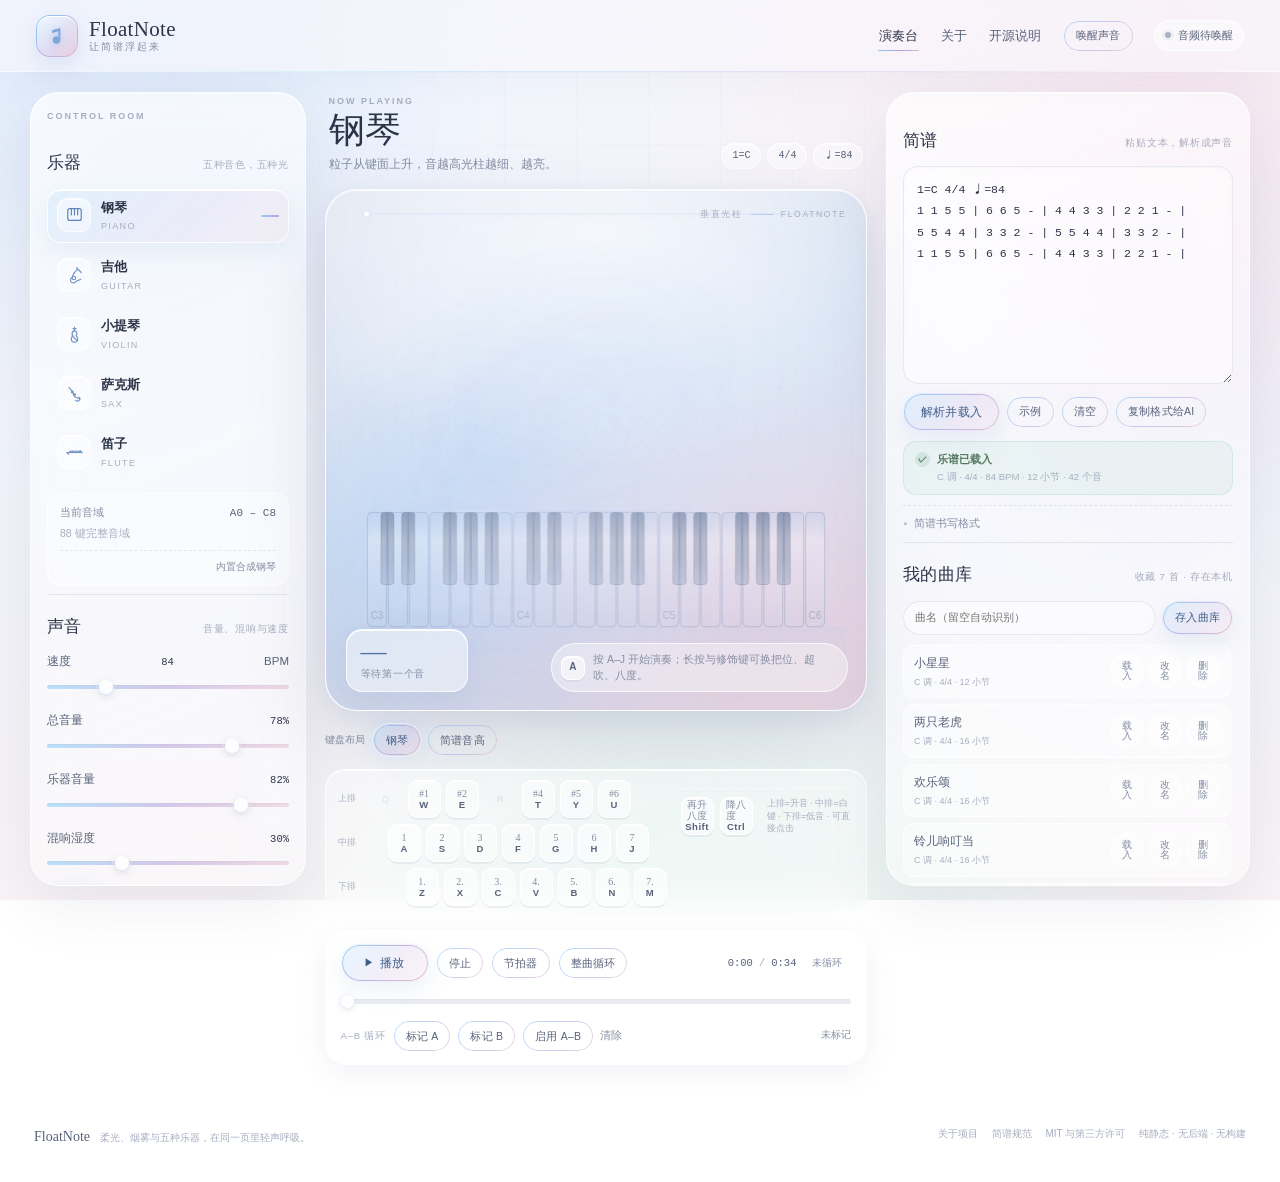
<file: index.html>
<!DOCTYPE html>
<html lang="zh-CN">
<head>
  <meta charset="utf-8">
  <meta name="viewport" content="width=device-width, initial-scale=1">
  <meta name="description" content="FloatNote 是一个纯静态、无后端、无需构建的多乐器简谱演奏器。用 QWERTY 键盘演奏五种乐器，在柔光与粒子中看见声音。">
  <meta name="theme-color" content="#f4f2f8">
  <title>FloatNote · 多乐器简谱演奏器</title>
  <link rel="icon" href="data:image/svg+xml,%3Csvg xmlns='http://www.w3.org/2000/svg' viewBox='0 0 64 64'%3E%3Cdefs%3E%3ClinearGradient id='g' x1='0' y1='0' x2='1' y2='1'%3E%3Cstop stop-color='%2387cefa'/%3E%3Cstop offset='1' stop-color='%23b19cd9'/%3E%3C/linearGradient%3E%3C/defs%3E%3Crect width='64' height='64' rx='18' fill='%23f8f6fb'/%3E%3Cpath d='M40 14v26a8 8 0 1 1-4-7V22l-14 4v-6l14-4z' fill='url(%23g)'/%3E%3C/svg%3E">
  <link rel="stylesheet" href="styles/global.css">
  <link rel="stylesheet" href="styles/button.css">
  <link rel="stylesheet" href="styles/theme.css">
  <!-- 仅主题调色面板使用；async 保证 CDN 不稳定时不会阻塞解析、演奏与渲染。 -->
  <script id="jqueryCdn" async src="https://code.jquery.com/jquery-3.7.1.min.js" integrity="sha384-1H217gwSVyLSIfaLxHbE7dRb3v4mYCKbpQvzx0cegeju1MVsGrX5xXxAvs/HgeFs" crossorigin="anonymous"></script>
</head>
<body>
  <div class="page-atmosphere" aria-hidden="true">
    <span class="atmosphere-orb atmosphere-orb--one"></span>
    <span class="atmosphere-orb atmosphere-orb--two"></span>
    <span class="atmosphere-orb atmosphere-orb--three"></span>
  </div>

  <header class="site-header">
    <a class="brand" href="./index.html" aria-label="FloatNote 首页">
      <span class="brand__mark" aria-hidden="true">
        <svg viewBox="0 0 40 40" role="presentation">
          <path d="M25.5 6.5v20.2a6.3 6.3 0 1 1-3.2-5.5V11.9l-10.4 3v-4.6l13.6-3.8z"></path>
        </svg>
      </span>
      <span class="brand__text">
        <strong>FloatNote</strong>
        <small>让简谱浮起来</small>
      </span>
    </a>

    <nav class="site-nav" aria-label="站点导航">
      <a class="nav-link is-active" href="./index.html" aria-current="page">演奏台</a>
      <a class="nav-link" href="./about.html">关于</a>
      <a class="nav-link" href="./about.html#license">开源说明</a>
      <button class="ghost-btn ghost-btn--small" id="audioWakeBtn" type="button">唤醒声音</button>
      <span class="audio-status" id="audioStatus" data-state="locked" title="音频引擎状态">
        <span class="audio-status__dot" aria-hidden="true"></span>
        <span id="audioStatusText">音频待唤醒</span>
      </span>
    </nav>

    <button class="ghost-btn ghost-btn--small panel-toggle" id="panelToggle" type="button" aria-controls="controlPanel" aria-expanded="false">
      控制台
    </button>
  </header>

  <main class="app-shell">
    <div class="drawer-backdrop" id="panelBackdrop" hidden></div>

    <aside class="panel panel--controls" id="controlPanel" aria-label="控制面板">
      <div class="panel__topline">
        <span class="eyebrow">Control room</span>
        <button class="icon-btn panel__close" id="panelClose" type="button" aria-label="收起控制面板">×</button>
      </div>

      <section class="panel-section">
        <div class="section-heading">
          <h2>乐器</h2>
          <span class="section-note">五种音色，五种光</span>
        </div>
        <div class="instrument-grid" id="instrumentGrid" role="group" aria-label="选择乐器"></div>
        <div class="range-card">
          <div class="range-card__top">
            <span>当前音域</span>
            <strong id="rangeLabel">A0 – C8</strong>
          </div>
          <p id="rangeHint">88 键完整音域</p>
          <div class="range-card__actions">
            <button class="text-btn" id="retrySoundfontBtn" type="button" hidden>重试采样音色</button>
            <span class="range-card__mode" id="soundModeLabel">内置合成音色</span>
          </div>
        </div>
      </section>

      <section class="panel-section">
        <div class="section-heading">
          <h2>声音</h2>
          <span class="section-note">音量、混响与速度</span>
        </div>

        <label class="control-row" for="tempoRange">
          <span class="control-row__label">速度 <output id="tempoValue" for="tempoRange">84</output> BPM</span>
          <input class="range-input" id="tempoRange" type="range" min="20" max="300" step="1" value="84">
        </label>

        <label class="control-row" for="masterVolume">
          <span class="control-row__label">总音量 <output id="masterVolumeValue">78%</output></span>
          <input class="range-input" id="masterVolume" type="range" min="0" max="100" step="1" value="78">
        </label>

        <label class="control-row" for="instrumentVolume">
          <span class="control-row__label">乐器音量 <output id="instrumentVolumeValue">82%</output></span>
          <input class="range-input" id="instrumentVolume" type="range" min="0" max="100" step="1" value="82">
        </label>

        <label class="control-row" for="reverbMix">
          <span class="control-row__label">混响湿度 <output id="reverbMixValue">30%</output></span>
          <input class="range-input" id="reverbMix" type="range" min="0" max="100" step="1" value="30">
        </label>

        <div class="inline-controls">
          <button class="ghost-btn ghost-btn--small is-on" id="reverbToggle" type="button" aria-pressed="true">混响开</button>
          <label class="select-wrap" for="reverbPreset">
            <span class="sr-only">混响预设</span>
            <select id="reverbPreset">
              <option value="long">长混响</option>
              <option value="short">短混响</option>
            </select>
          </label>
        </div>

        <div class="chord-control">
          <div class="chord-control__head">
            <span class="control-row__label">和弦伴奏</span>
            <button class="ghost-btn ghost-btn--small" id="chordsToggle" type="button" aria-pressed="false">关</button>
          </div>
          <label class="control-row" for="chordVolume">
            <span class="control-row__label">伴奏音量 <output id="chordVolumeValue">42%</output></span>
            <input class="range-input" id="chordVolume" type="range" min="0" max="100" step="1" value="42">
          </label>
          <p class="fine-print" id="chordInfo">开启后按小节自动配三和弦与低音，与旋律同时播放。</p>
        </div>

        <div class="octave-control">
          <span class="control-row__label">键盘基准八度</span>
          <div class="segmented" id="octaveSelector" role="group" aria-label="键盘基准八度">
            <button type="button" data-octave="-1">−1</button>
            <button type="button" data-octave="0" class="is-active">0</button>
            <button type="button" data-octave="1">+1</button>
          </div>
          <p class="fine-print">在 Ctrl / Shift 键被浏览器占用时，用这里整体移八度。</p>
        </div>
      </section>

      <section class="panel-section">
        <div class="section-heading">
          <h2>调色</h2>
          <span class="section-note">粒子亮度 · 密度 · 主色</span>
        </div>

        <label class="control-row" for="particleBrightness">
          <span class="control-row__label">粒子亮度 <output id="brightnessValue">100%</output></span>
          <input class="range-input" id="particleBrightness" type="range" min="30" max="180" step="1" value="100">
        </label>

        <label class="control-row" for="particleDensity">
          <span class="control-row__label">粒子密度 <output id="densityValue">100%</output></span>
          <input class="range-input" id="particleDensity" type="range" min="30" max="200" step="1" value="100">
        </label>

        <div class="color-control">
          <label class="color-picker" for="themeColor">
            <span class="color-picker__swatch" id="colorSwatch" aria-hidden="true"></span>
            <span class="sr-only">粒子主色调</span>
            <input id="themeColor" type="color" value="#a9c4ee">
          </label>
          <label class="text-field text-field--compact">
            <span>HEX</span>
            <input id="hexInput" type="text" value="#a9c4ee" maxlength="7" autocomplete="off" spellcheck="false">
          </label>
          <label class="text-field text-field--compact">
            <span>RGB</span>
            <input id="rgbInput" type="text" value="169, 196, 238" autocomplete="off" spellcheck="false">
          </label>
          <button class="ghost-btn ghost-btn--small" id="copyColorBtn" type="button">复制色值</button>
          <button class="text-btn" id="resetThemeBtn" type="button">恢复默认</button>
        </div>
        <p class="fine-print" id="themeJqStatus">调色面板由 jQuery CDN 驱动；离线时自动改用原生事件。</p>
      </section>

      <section class="panel-section">
        <details class="instrument-table-details">
          <summary>
            <span>乐器参数总览</span>
            <span class="summary-hint">音域 · 流派 · 混响 · 键位</span>
          </summary>
          <div class="table-scroll" id="instrumentTableWrap"></div>
        </details>
      </section>

      <section class="panel-section panel-section--last">
        <div class="section-heading">
          <h2>演奏提示</h2>
          <span class="section-note">QWERTY · 长按延音</span>
        </div>
        <ul class="shortcut-list">
          <li><kbd>Space</kbd><span>播放 / 暂停</span></li>
          <li><kbd>Esc</kbd><span>停止全部声音</span></li>
          <li><kbd>长按</kbd><span>持续发声，切换修饰键时实时变调</span></li>
        </ul>
        <p class="fine-print">浏览器可能拦截 Ctrl+W 等系统快捷键；遇到冲突时请使用上方基准八度按钮与界面控件。</p>
      </section>
    </aside>

    <section class="stage-column" aria-label="演奏舞台">
      <div class="stage-head">
        <div class="stage-title">
          <span class="eyebrow">Now playing</span>
          <h1 id="stageInstrument">钢琴</h1>
          <p id="stageVisual">粒子从键面上升，音越高光柱越细、越亮。</p>
        </div>
        <div class="stage-meta" aria-label="乐谱信息">
          <span class="chip" id="keyChip">1=C</span>
          <span class="chip" id="meterChip">4/4</span>
          <span class="chip" id="bpmChip">♩=84</span>
        </div>
      </div>

      <div class="stage-frame">
        <canvas id="stageCanvas" aria-label="乐器光效与粒子可视化舞台">
          你的浏览器不支持 Canvas 2D，请使用 Chrome、Edge 或 Firefox 的现代版本。
        </canvas>
        <div class="stage-note" id="noteReadout" aria-live="polite">
          <span class="stage-note__degree">—</span>
          <span class="stage-note__name">等待第一个音</span>
        </div>
        <div class="stage-hint" id="stageHint">
          <span class="stage-hint__key">A</span>
          <span>按 A–J 开始演奏；长按与修饰键可换把位、超吹、八度。</span>
        </div>
        <div class="stage-loading" id="stageLoading" hidden>
          <span class="spinner" aria-hidden="true"></span>
          <span>正在唤醒声音…</span>
        </div>
        <div class="stage-corner" aria-hidden="true">
          <span id="stageEffectName">垂直光柱</span>
          <span class="stage-corner__line"></span>
          <span>FloatNote</span>
        </div>
      </div>

      <div class="layout-switch" id="layoutSwitch" role="group" aria-label="键盘布局">
        <span class="layout-switch__label">键盘布局</span>
        <button class="ghost-btn ghost-btn--small is-on" id="layoutPianoBtn" type="button" aria-pressed="true" title="上排升音、中排白键、下排低音">钢琴</button>
        <button class="ghost-btn ghost-btn--small" id="layoutDegreeBtn" type="button" aria-pressed="false" title="上排高音、中排中音、下排低音">简谱音高</button>
      </div>
      <div class="keyboard-strip" id="keyboardStrip" aria-label="当前乐器的键盘映射提示"></div>

      <div class="transport">
        <div class="transport__row">
          <button class="ghost-btn ghost-btn--primary play-btn" id="playBtn" type="button" aria-label="播放">
            <span class="play-btn__icon" id="playIcon" aria-hidden="true">▶</span>
            <span id="playLabel">播放</span>
          </button>
          <button class="ghost-btn ghost-btn--small" id="stopBtn" type="button">停止</button>
          <button class="ghost-btn ghost-btn--small" id="metronomeBtn" type="button" aria-pressed="false">节拍器</button>
          <button class="ghost-btn ghost-btn--small" id="loopBtn" type="button" aria-pressed="false">整曲循环</button>
          <span class="transport__time"><span id="currentTime">0:00</span><span class="divider">/</span><span id="totalTime">0:00</span></span>
          <span class="loop-chip" id="loopChip">未循环</span>
        </div>

        <div class="progress-shell" id="progressShell">
          <div class="progress-fill" id="progressFill"></div>
          <div class="progress-ab" id="progressAb" hidden></div>
          <input class="progress-range" id="progressRange" type="range" min="0" max="1" step="0.001" value="0" aria-label="播放进度">
        </div>

        <div class="transport__ab">
          <span class="transport__ab-label">A–B 循环</span>
          <button class="ghost-btn ghost-btn--small" id="setABtn" type="button">标记 A</button>
          <button class="ghost-btn ghost-btn--small" id="setBBtn" type="button">标记 B</button>
          <button class="ghost-btn ghost-btn--small" id="abLoopBtn" type="button" aria-pressed="false">启用 A–B</button>
          <button class="text-btn" id="clearABtn" type="button">清除</button>
          <span class="ab-status" id="abStatus">未标记</span>
        </div>
      </div>
    </section>

    <aside class="panel panel--score" aria-label="简谱与编配面板">
      <section class="panel-section">
        <div class="section-heading">
          <h2>简谱</h2>
          <span class="section-note">粘贴文本，解析成声音</span>
        </div>
        <label class="sr-only" for="scoreInput">简谱文本</label>
        <textarea class="score-input" id="scoreInput" rows="9" spellcheck="false" placeholder="1=C 4/4 ♩=84&#10;1 1 5 5 | 6 6 5 - | 4 4 3 3 | 2 2 1 - |"></textarea>
        <div class="button-row">
          <button class="ghost-btn ghost-btn--primary" id="parseBtn" type="button">解析并载入</button>
          <button class="ghost-btn ghost-btn--small" id="sampleBtn" type="button">示例</button>
          <button class="ghost-btn ghost-btn--small" id="clearBtn" type="button">清空</button>
          <button class="ghost-btn ghost-btn--small" id="copyAiPromptBtn" type="button">复制格式给AI</button>
        </div>
        <div class="score-status" id="scoreStatus" role="status" aria-live="polite">
          <span class="score-status__icon" aria-hidden="true">·</span>
          <span>载入示例后即可播放。</span>
        </div>
        <details class="syntax-help">
          <summary>简谱书写格式</summary>
          <div class="syntax-help__body">
            <p><code>1=C 4/4 ♩=80</code> 调号、拍号、速度；不写则默认 C 调、4/4、80 BPM。</p>
            <ul>
              <li><code>1 2 3</code> 四分音符；<code>1_</code> 八分音符；<code>1-</code> 二分音符；单独的 <code>-</code> 延长前一拍。</li>
              <li><code>1.</code> 低音；<code>1'</code> 高音；<code>#1</code> 升半音；<code>1~</code> 连音线。</li>
              <li><code>|</code> 分隔小节；<code>0</code> 休止符（兼容扩展）；空格分隔音符。</li>
            </ul>
            <p class="fine-print">暂不支持装饰音、滑音、强弱记号、反复记号、图片 OCR 与五线谱。</p>
          </div>
        </details>
      </section>

      <section class="panel-section">
        <div class="section-heading">
          <h2>我的曲库</h2>
          <span class="section-note">收藏 <span id="libraryCount">0</span> 首 · 存在本机</span>
        </div>
        <div class="library-save-row">
          <label class="sr-only" for="songTitleInput">曲名</label>
          <input class="text-input" id="songTitleInput" type="text" placeholder="曲名（留空自动识别）" maxlength="40" autocomplete="off">
          <button class="ghost-btn ghost-btn--small ghost-btn--primary" id="saveSongBtn" type="button">存入曲库</button>
        </div>
        <div class="library-list" id="libraryList">
          <p class="empty-state">还没有收藏。解析一份简谱后点「存入曲库」。</p>
        </div>
        <div class="library-demo-row">
          <button class="ghost-btn ghost-btn--small" id="restoreDemoBtn" type="button">恢复示例曲库</button>
          <span class="section-note">已内置 7 首公有领域经典曲目</span>
        </div>
        <p class="fine-print">曲谱保存在此浏览器的本地存储中，换浏览器或清理缓存会丢失，请另行备份。示例曲均为版权过期的经典曲目，可自由使用。</p>
      </section>

      <section class="panel-section">
        <div class="section-heading">
          <h2>搜谱</h2>
          <span class="section-note">新窗口搜索，手动复制</span>
        </div>
        <div class="search-row">
          <label class="sr-only" for="searchInput">曲名</label>
          <input class="text-input" id="searchInput" type="search" placeholder="例如：茉莉花" maxlength="80" autocomplete="off">
          <label class="select-wrap select-wrap--small" for="searchEngine">
            <span class="sr-only">搜索引擎</span>
            <select id="searchEngine">
              <option value="bing">必应</option>
              <option value="baidu">百度</option>
              <option value="google">Google</option>
            </select>
          </label>
          <button class="ghost-btn ghost-btn--small" id="searchBtn" type="button">搜索</button>
        </div>
        <p class="fine-print">在新标签页复制简谱文本，回到这里粘贴，再点击「解析并载入」。应用不做爬虫，也不读取搜索页内容。</p>
      </section>

      <section class="panel-section">
        <div class="section-heading">
          <h2>智能编配</h2>
          <span class="section-note">按乐谱特征推荐</span>
        </div>
        <button class="ghost-btn ghost-btn--small arrange-btn" id="arrangeBtn" type="button">分析乐谱并推荐</button>
        <div class="arrange-cards" id="arrangeCards">
          <p class="empty-state">载入乐谱后，会给出流派、主奏、伴奏、混响与速度建议。所有推荐都可以手动覆盖。</p>
        </div>
      </section>

      <section class="panel-section panel-section--last">
        <div class="section-heading">
          <h2>乐谱预览</h2>
          <span class="section-note" id="previewSummary">尚未载入</span>
        </div>
        <div class="score-preview" id="scorePreview">
          <p class="empty-state">解析后的音符会按小节排在这里，越界音符会获得一滴淡 amber 标记。</p>
        </div>
        <div class="preview-legend">
          <span><i class="legend-dot legend-dot--normal"></i>音域内</span>
          <span><i class="legend-dot legend-dot--warn"></i>已自动移八度</span>
          <span><i class="legend-dot legend-dot--accent"></i>正在发声</span>
        </div>
      </section>
    </aside>
  </main>

  <footer class="site-footer">
    <div>
      <strong>FloatNote</strong>
      <span>柔光、烟雾与五种乐器，在同一页里轻声呼吸。</span>
    </div>
    <div class="site-footer__links">
      <a href="./about.html">关于项目</a>
      <a href="./about.html#notation">简谱规范</a>
      <a href="./about.html#license">MIT 与第三方许可</a>
      <span>纯静态 · 无后端 · 无构建</span>
    </div>
  </footer>

  <div class="toast-layer" id="toastLayer" role="status" aria-live="polite" aria-atomic="false"></div>

  <noscript>
    <div class="noscript-banner">FloatNote 需要 JavaScript 才能解析简谱、播放声音并绘制粒子。</div>
  </noscript>

  <script type="module" src="src/app.js"></script>
</body>
</html>
</file>
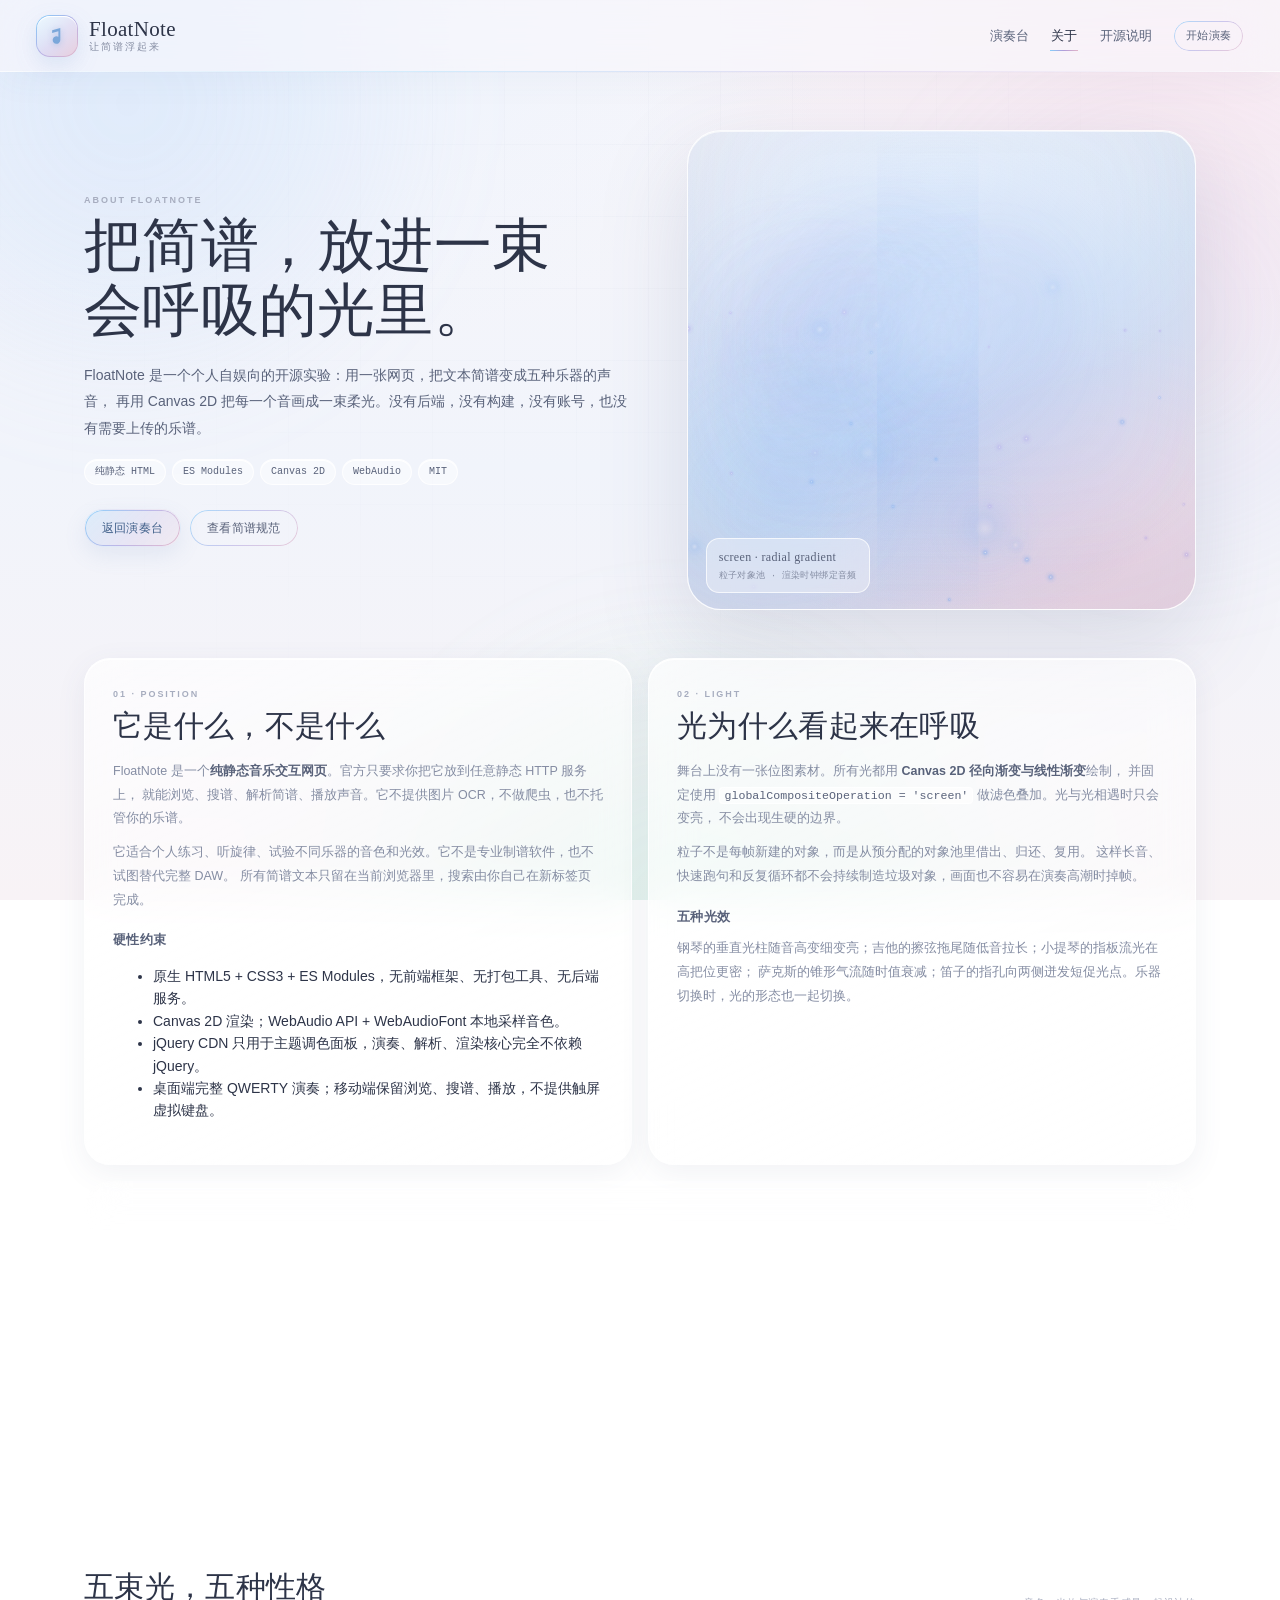
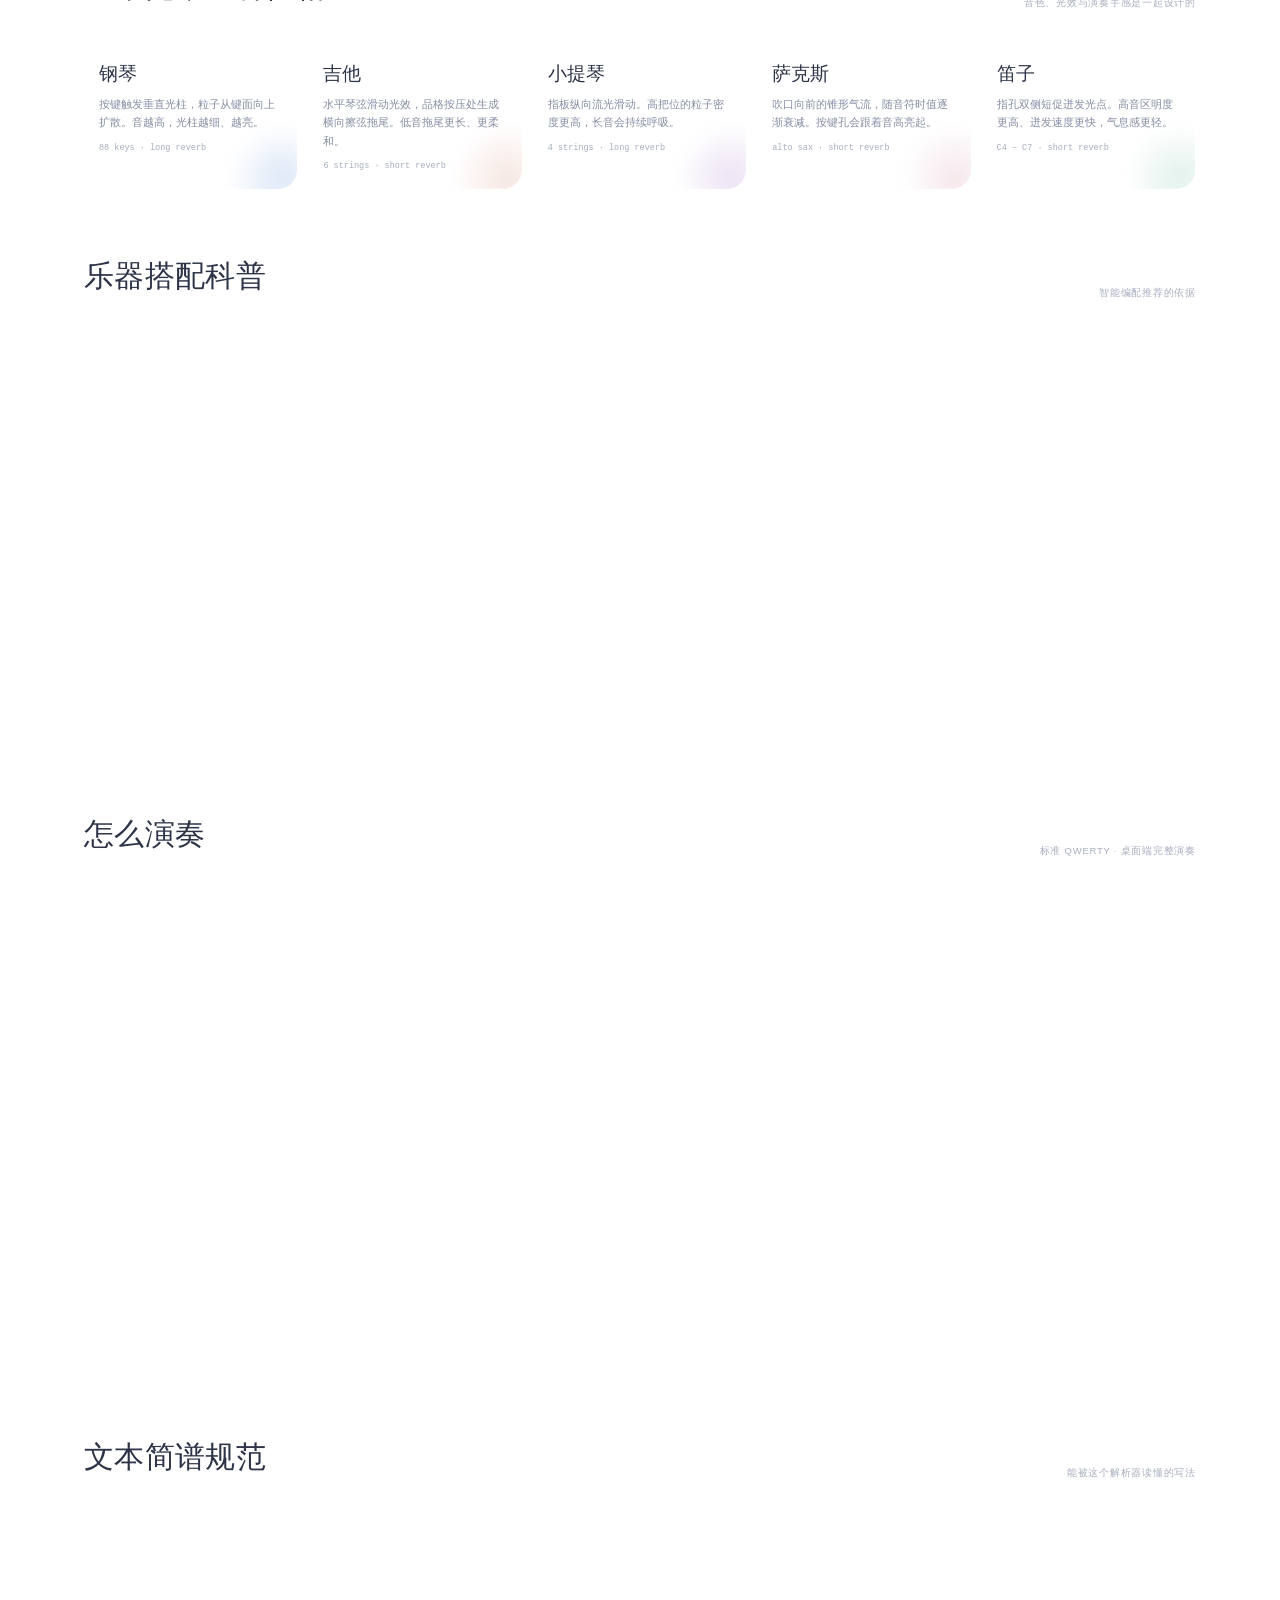
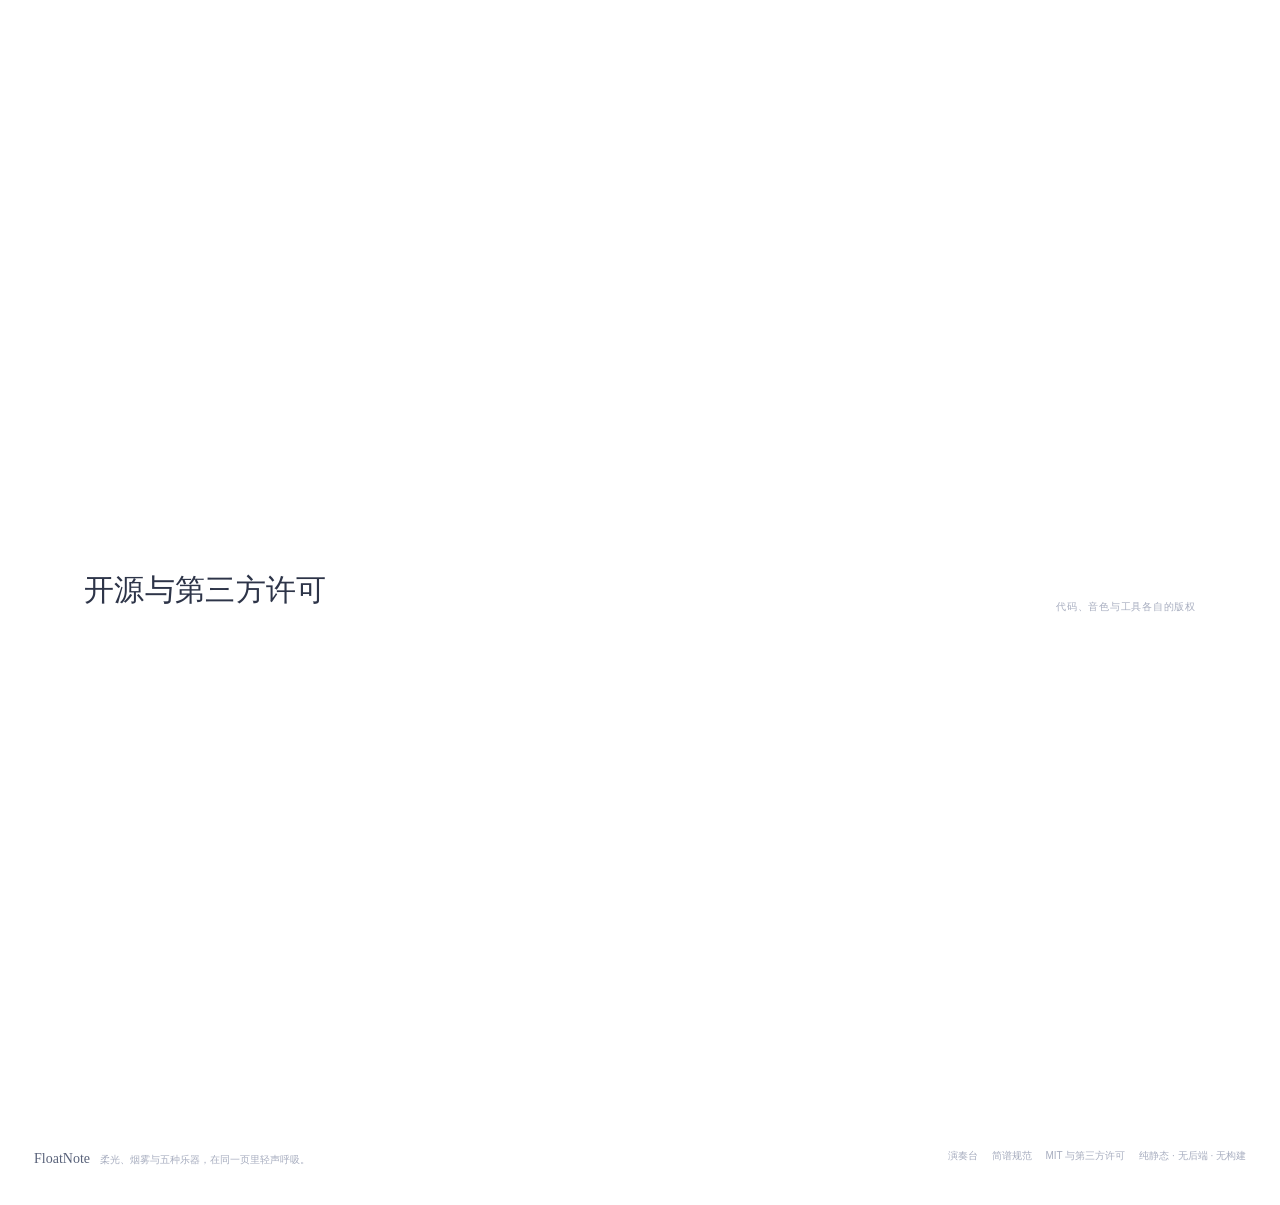
<file: about.html>
<!DOCTYPE html>
<html lang="zh-CN">
<head>
  <meta charset="utf-8">
  <meta name="viewport" content="width=device-width, initial-scale=1">
  <meta name="description" content="关于 FloatNote：纯静态多乐器简谱演奏器的设计、光影原理、结构、使用方式与开源许可。">
  <meta name="theme-color" content="#f4f2f8">
  <title>关于 FloatNote · 让简谱浮起来</title>
  <link rel="icon" href="data:image/svg+xml,%3Csvg xmlns='http://www.w3.org/2000/svg' viewBox='0 0 64 64'%3E%3Cdefs%3E%3ClinearGradient id='g' x1='0' y1='0' x2='1' y2='1'%3E%3Cstop stop-color='%2387cefa'/%3E%3Cstop offset='1' stop-color='%23b19cd9'/%3E%3C/linearGradient%3E%3C/defs%3E%3Crect width='64' height='64' rx='18' fill='%23f8f6fb'/%3E%3Cpath d='M40 14v26a8 8 0 1 1-4-7V22l-14 4v-6l14-4z' fill='url(%23g)'/%3E%3C/svg%3E">
  <link rel="stylesheet" href="styles/global.css">
  <link rel="stylesheet" href="styles/button.css">
  <link rel="stylesheet" href="styles/theme.css">
  <link rel="stylesheet" href="styles/pages.css">
</head>
<body class="subpage">
  <div class="page-atmosphere" aria-hidden="true">
    <span class="atmosphere-orb atmosphere-orb--one"></span>
    <span class="atmosphere-orb atmosphere-orb--two"></span>
    <span class="atmosphere-orb atmosphere-orb--three"></span>
  </div>

  <header class="site-header">
    <a class="brand" href="./index.html" aria-label="FloatNote 首页">
      <span class="brand__mark" aria-hidden="true">
        <svg viewBox="0 0 40 40" role="presentation">
          <path d="M25.5 6.5v20.2a6.3 6.3 0 1 1-3.2-5.5V11.9l-10.4 3v-4.6l13.6-3.8z"></path>
        </svg>
      </span>
      <span class="brand__text">
        <strong>FloatNote</strong>
        <small>让简谱浮起来</small>
      </span>
    </a>

    <nav class="site-nav" aria-label="站点导航">
      <a class="nav-link" href="./index.html">演奏台</a>
      <a class="nav-link is-active" href="./about.html" aria-current="page">关于</a>
      <a class="nav-link" href="./about.html#license">开源说明</a>
      <a class="ghost-btn ghost-btn--small" href="./index.html">开始演奏</a>
    </nav>
  </header>

  <main class="page-main">
    <section class="page-hero">
      <div class="page-hero__copy">
        <span class="eyebrow">About FloatNote</span>
        <h1>把简谱，放进一束<br>会呼吸的光里。</h1>
        <p class="page-hero__lead">
          FloatNote 是一个个人自娱向的开源实验：用一张网页，把文本简谱变成五种乐器的声音，
          再用 Canvas 2D 把每一个音画成一束柔光。没有后端，没有构建，没有账号，也没有需要上传的乐谱。
        </p>
        <div class="page-chip-row">
          <span class="chip">纯静态 HTML</span>
          <span class="chip">ES Modules</span>
          <span class="chip">Canvas 2D</span>
          <span class="chip">WebAudio</span>
          <span class="chip">MIT</span>
        </div>
        <div class="page-actions">
          <a class="ghost-btn ghost-btn--primary" href="./index.html">返回演奏台</a>
          <a class="ghost-btn" href="#notation">查看简谱规范</a>
        </div>
      </div>
      <div class="page-hero__visual">
        <canvas class="ambient-canvas" id="aboutCanvas" aria-label="柔光与烟雾的粒子动画"></canvas>
        <div class="visual-caption">
          <strong>screen · radial gradient</strong>
          <span>粒子对象池 · 渲染时钟绑定音频</span>
        </div>
      </div>
    </section>

    <section class="about-grid" aria-label="项目概览">
      <article class="about-card">
        <span class="eyebrow">01 · Position</span>
        <h2>它是什么，不是什么</h2>
        <p>
          FloatNote 是一个<strong>纯静态音乐交互网页</strong>。官方只要求你把它放到任意静态 HTTP 服务上，
          就能浏览、搜谱、解析简谱、播放声音。它不提供图片 OCR，不做爬虫，也不托管你的乐谱。
        </p>
        <p>
          它适合个人练习、听旋律、试验不同乐器的音色和光效。它不是专业制谱软件，也不试图替代完整 DAW。
          所有简谱文本只留在当前浏览器里，搜索由你自己在新标签页完成。
        </p>
        <h3>硬性约束</h3>
        <ul>
          <li>原生 HTML5 + CSS3 + ES Modules，无前端框架、无打包工具、无后端服务。</li>
          <li>Canvas 2D 渲染；WebAudio API + WebAudioFont 本地采样音色。</li>
          <li>jQuery CDN 只用于主题调色面板，演奏、解析、渲染核心完全不依赖 jQuery。</li>
          <li>桌面端完整 QWERTY 演奏；移动端保留浏览、搜谱、播放，不提供触屏虚拟键盘。</li>
        </ul>
      </article>

      <article class="about-card">
        <span class="eyebrow">02 · Light</span>
        <h2>光为什么看起来在呼吸</h2>
        <p>
          舞台上没有一张位图素材。所有光都用 <strong>Canvas 2D 径向渐变与线性渐变</strong>绘制，
          并固定使用 <code>globalCompositeOperation = 'screen'</code> 做滤色叠加。光与光相遇时只会变亮，
          不会出现生硬的边界。
        </p>
        <p>
          粒子不是每帧新建的对象，而是从预分配的对象池里借出、归还、复用。
          这样长音、快速跑句和反复循环都不会持续制造垃圾对象，画面也不容易在演奏高潮时掉帧。
        </p>
        <h3>五种光效</h3>
        <p>
          钢琴的垂直光柱随音高变细变亮；吉他的擦弦拖尾随低音拉长；小提琴的指板流光在高把位更密；
          萨克斯的锥形气流随时值衰减；笛子的指孔向两侧迸发短促光点。乐器切换时，光的形态也一起切换。
        </p>
      </article>

      <article class="about-card about-card--wide">
        <span class="eyebrow">03 · Sync</span>
        <h2>声画同步：让眼睛相信耳朵</h2>
        <p>
          播放调度统一使用 <code>AudioContext.currentTime</code>：每个音符、每个节拍器点击都被换算成精确的
          音频时间点，再提前排入 WebAudio 时间线。Canvas 的渲染循环也读取同一个音频时钟，
          粒子的产生、乐器的光柱、节拍光标与小节进度因此共享一套时间，而不是各跑各的
          <code>performance.now()</code>。
        </p>
        <div class="principle-grid">
          <div class="principle">
            <span class="principle__index">A</span>
            <h3>提前 0.42 秒排程</h3>
            <p>用短间隔调度器把即将到来的音符写入音频时间线，避免主线程抖动造成的节奏毛刺。</p>
          </div>
          <div class="principle">
            <span class="principle__index">B</span>
            <h3>段循环与 A–B</h3>
            <p>整曲循环与 A–B 循环通过循环段调度实现，声音与画面在边界处共同回卷。</p>
          </div>
          <div class="principle">
            <span class="principle__index">C</span>
            <h3>逐音包络</h3>
            <p>采样音色与内置合成兜底共用统一的 ADSR、音量与长/短混响总线。</p>
          </div>
        </div>
      </article>
    </section>

    <section class="about-section" id="lights">
      <div class="section-heading">
        <h2>五束光，五种性格</h2>
        <span class="section-note">音色、光效与演奏手感是一起设计的</span>
      </div>
      <div class="light-grid">
        <article class="light-card" style="--light-color:#9db9e8">
          <span class="light-card__swatch" aria-hidden="true"></span>
          <h3>钢琴</h3>
          <p>按键触发垂直光柱，粒子从键面向上扩散。音越高，光柱越细、越亮。</p>
          <span class="light-card__hint">88 keys · long reverb</span>
        </article>
        <article class="light-card" style="--light-color:#e3b7a8">
          <span class="light-card__swatch" aria-hidden="true"></span>
          <h3>吉他</h3>
          <p>水平琴弦滑动光效，品格按压处生成横向擦弦拖尾。低音拖尾更长、更柔和。</p>
          <span class="light-card__hint">6 strings · short reverb</span>
        </article>
        <article class="light-card" style="--light-color:#c5a9dd">
          <span class="light-card__swatch" aria-hidden="true"></span>
          <h3>小提琴</h3>
          <p>指板纵向流光滑动。高把位的粒子密度更高，长音会持续呼吸。</p>
          <span class="light-card__hint">4 strings · long reverb</span>
        </article>
        <article class="light-card" style="--light-color:#e4b8c4">
          <span class="light-card__swatch" aria-hidden="true"></span>
          <h3>萨克斯</h3>
          <p>吹口向前的锥形气流，随音符时值逐渐衰减。按键孔会跟着音高亮起。</p>
          <span class="light-card__hint">alto sax · short reverb</span>
        </article>
        <article class="light-card" style="--light-color:#a9d6c9">
          <span class="light-card__swatch" aria-hidden="true"></span>
          <h3>笛子</h3>
          <p>指孔双侧短促迸发光点。高音区明度更高、迸发速度更快，气息感更轻。</p>
          <span class="light-card__hint">C4 – C7 · short reverb</span>
        </article>
      </div>
    </section>

    <section class="about-section" id="instruments">
      <div class="section-heading">
        <h2>乐器搭配科普</h2>
        <span class="section-note">智能编配推荐的依据</span>
      </div>
      <div class="about-grid">
        <article class="about-card">
          <p>
            编配不是玄学，至少在这个项目里不是。规则会先读乐谱的<strong>音域跨度、节奏密度、速度与五声性</strong>，
            给出古典、民乐、通俗三种流派倾向；再按每种乐器的音域、音色家族与流派契合度排序主奏。
          </p>
          <div class="pairing-list">
            <div class="pairing-item">
              <strong>键盘 × 弦乐</strong>
              <span>钢琴颗粒清晰、和声完整；小提琴线条连贯。一个负责骨架，一个负责呼吸，是最稳的主奏组合之一。</span>
            </div>
            <div class="pairing-item">
              <strong>气鸣 × 拨弦</strong>
              <span>笛子与吉他的瞬态差异很大：一个靠气息，一个靠拨弦。音色区分度高，适合民乐或轻快的通俗旋律。</span>
            </div>
            <div class="pairing-item">
              <strong>簧管 × 键盘</strong>
              <span>萨克斯的沙哑中频与钢琴的明亮高频互补。萨克斯做主奏时，键盘适合铺和声或提供节奏骨架。</span>
            </div>
            <div class="pairing-item">
              <strong>同族叠加要克制</strong>
              <span>两支气鸣乐器或两支弓弦乐器同时出现时，频段容易挤在一起；此时更需要用音区、音量和混响拉开距离。</span>
            </div>
          </div>
        </article>
        <article class="about-card prose">
          <h3>混响不是越多越好</h3>
          <p>
            钢琴与小提琴默认长混响，让尾音在空间里自然扩散；吉他、萨克斯、笛子默认短混响，
            保持颗粒与节奏轮廓。你可以在控制面板里关闭混响、调整湿度，或直接应用编配建议。
          </p>
          <h3>音量与动态</h3>
          <p>
            总音量、乐器音量与混响湿度是三条独立的线。总音量控制整体出口；乐器音量控制当前音色的存在感；
            混响湿度只控制送进混响空间的比例。所有音符共享同一套 ADSR 包络参数，
            但音符力度与音高会改变光效的大小与亮度。
          </p>
          <h3>越界音符</h3>
          <p>
            每种乐器有独立音域。超出音域的音符会自动移八度适配，并在乐谱预览中标记；
            如果移八度后仍无法落进音域，该音符保持静音，不会中断整首播放。
          </p>
        </article>
      </div>
    </section>

    <section class="about-section" id="controls">
      <div class="section-heading">
        <h2>怎么演奏</h2>
        <span class="section-note">标准 QWERTY · 桌面端完整演奏</span>
      </div>
      <div class="about-grid">
        <article class="about-card prose">
          <p>
            五套键位共用同一套简谱语义（1–7、高低音、八度、延音），但每个乐器的物理键位独立分配。
            同一个按键在不同乐器上可以代表不同简谱音级；具体映射始终显示在舞台下方的键位提示条里。
          </p>
          <table class="notation-table">
            <thead>
              <tr><th>乐器</th><th>主键位</th><th>修饰键 / 音域</th></tr>
            </thead>
            <tbody>
              <tr><td>钢琴</td><td>A S D F G H J = 1–7</td><td>W E T Y U = #1 #2 #4 #5 #6；Shift 高八度，Ctrl 低八度</td></tr>
              <tr><td>吉他</td><td>1–6 = 六根空弦；QWERTY / ASDFGH / ZXCVBN = 前三弦品格</td><td>Shift + 字母 = 4–6 弦品格；长按延音，换品重触发</td></tr>
              <tr><td>小提琴</td><td>A–J = 低把位 1–7</td><td>Shift = 高把位；Ctrl = 半音</td></tr>
              <tr><td>萨克斯</td><td>A–J = 基础指法 1–7</td><td>Shift = 超吹；Ctrl = 半音</td></tr>
              <tr><td>笛子</td><td>A–J = 基础指法 1–7</td><td>Shift = 超吹；Ctrl = 半音</td></tr>
            </tbody>
          </table>
        </article>
        <article class="about-card prose">
          <h3>长按与修饰键</h3>
          <p>
            按住任意映射键就会持续发声；超过 380 毫秒后，舞台会把它标记为“延音”。
            在按住期间切换 Shift / Ctrl，当前音会立即切换八度、把位或半音，而不会中断。
            多个修饰键同时按下时，优先级是：超吹 &gt; 八度 / 把位 &gt; 半音。
          </p>
          <h3>全局快捷键</h3>
          <ul>
            <li><code>Space</code>：播放 / 暂停（焦点不在输入框或按钮上时）。</li>
            <li><code>Esc</code>：停止所有正在发声的键与播放。</li>
            <li><code>Ctrl / Cmd + Enter</code>：在简谱输入框中解析并载入。</li>
          </ul>
          <h3>浏览器冲突</h3>
          <p>
            部分组合（例如 Ctrl + W）会被浏览器优先处理，网页无法完全拦截。遇到这类情况，
            请使用控制面板里的“键盘基准八度”按钮整体移八度，或改用上方的界面控件。
          </p>
          <h3>移动端</h3>
          <p>
            移动端不提供触屏虚拟键盘。你仍然可以浏览界面、搜索简谱、粘贴解析、播放、调速、循环与标记 A–B；
            键盘演奏提示会自动隐藏。
          </p>
        </article>
      </div>
    </section>

    <section class="about-section" id="notation">
      <div class="section-heading">
        <h2>文本简谱规范</h2>
        <span class="section-note">能被这个解析器读懂的写法</span>
      </div>
      <div class="about-grid">
        <article class="about-card prose">
          <p>开头可以写一行声明；不写时默认 C 调、4/4 拍、80 BPM。</p>
          <div class="notation-block">1=C 4/4 ♩=80
5 3 5 | 6 5 3 | 2 3 5 1' | 1' - |</div>
          <table class="notation-table">
            <thead><tr><th>写法</th><th>含义</th></tr></thead>
            <tbody>
              <tr><td>1=C / 1=G / 1=F</td><td>调号；支持常见的升号、降号调名</td></tr>
              <tr><td>4/4 / 3/4 / 2/4</td><td>拍号；也接受 6/8 等分母为 2、4、8、16 的拍号</td></tr>
              <tr><td>♩=80 / BPM=80</td><td>速度，范围 20–300 BPM</td></tr>
              <tr><td>1 2 3 4 5 6 7</td><td>基础音级，默认四分音符</td></tr>
              <tr><td>1. / 1'</td><td>低八度 / 高八度，可叠加</td></tr>
              <tr><td>#1</td><td>升半音</td></tr>
              <tr><td>1_</td><td>八分音符；多个下划线继续减半</td></tr>
              <tr><td>1-</td><td>二分音符；单独的 - 延长前一拍</td></tr>
              <tr><td>1~</td><td>连音线；与同音高的下一个音合并时值</td></tr>
              <tr><td>|</td><td>小节线</td></tr>
              <tr><td>0</td><td>休止符（兼容扩展，不是原始规范的一部分）</td></tr>
            </tbody>
          </table>
        </article>
        <article class="about-card prose">
          <h3>解析器会做什么</h3>
          <p>
            先清洗文本、识别首行声明，再按小节线和小节内的空格拆分音符，逐个读取音级、八度、半音、时值、连音线与小节编号，
            最后输出标准化的音符数组。解析错误会带行号、列号与原因；小节拍数与拍号不一致时会给出提示，但不会阻止播放。
          </p>
          <h3>暂不支持</h3>
          <ul>
            <li>装饰音、滑音、强弱记号、反复记号、房子记号。</li>
            <li>图片、PDF、图片 OCR、五线谱。</li>
            <li>降号写法（遇到时请改成等音升号，例如 b2 写成 #1）。</li>
            <li>多声部、和弦同时发声、歌词对齐。</li>
          </ul>
          <h3>AI 辅助转换</h3>
          <p>
            演奏台右侧有一个“复制格式给AI”按钮。它复制一份格式说明，你可以发给任意 AI，
            让 AI 把歌曲或其它格式的简谱转换成本软件支持的纯文本乐谱，再粘贴回输入框解析。
            建议明确告诉 AI：只输出乐谱，不要解释、不要 Markdown。
          </p>
        </article>
      </div>
    </section>

    <section class="about-section" id="license">
      <div class="section-heading">
        <h2>开源与第三方许可</h2>
        <span class="section-note">代码、音色与工具各自的版权</span>
      </div>
      <div class="about-card prose">
        <p>
          FloatNote 的自有代码以 <strong>MIT License</strong> 发布。你可以自由使用、修改、再分发，
          也欢迎把它改成自己的乐器或光效实验。仓库中的第三方组件与音色数据保留其原始许可。
        </p>
        <div class="license-list">
          <div class="license-item">
            <strong>FloatNote 自有代码</strong>
            <p>MIT License。完整文本见仓库根目录的 <a href="./LICENSE">LICENSE</a>。</p>
          </div>
          <div class="license-item">
            <strong>WebAudioFontPlayer.js</strong>
            <p>
              采样合成播放器，作者 Sergey Surikov，<strong>GNU GPL-3.0</strong>。
              源码与许可：<a href="https://github.com/surikov/webaudiofont" target="_blank" rel="noopener noreferrer">github.com/surikov/webaudiofont</a>。
              它位于 <code>vendor/WebAudioFontPlayer.js</code>，与 FloatNote 自有代码分开存放。
            </p>
          </div>
          <div class="license-item">
            <strong>FluidR3 GM 音色</strong>
            <p>
              原始 FluidR3 SoundFont 由 Frank Wen 以 MIT License 发布。
              本项目的钢琴、吉他、小提琴、中音萨克斯、长笛采样来自 FluidR3 GM 的 WebAudioFont 转换版本，
              许可说明：<a href="https://github.com/musescore/MuseScore/blob/main/share/sound/FluidR3Mono_License.md" target="_blank" rel="noopener noreferrer">FluidR3Mono License</a>。
            </p>
          </div>
          <div class="license-item">
            <strong>jQuery</strong>
            <p>
              OpenJS Foundation 维护，MIT License。页面仅从 CDN 加载它来驱动主题调色面板；
              核心演奏、解析和 Canvas 渲染不依赖 jQuery。来源：<a href="https://jquery.com/" target="_blank" rel="noopener noreferrer">jquery.com</a>。
            </p>
          </div>
        </div>
        <p class="license-note">
          注意：WebAudioFontPlayer.js 使用 GPL-3.0，而 FloatNote 自有代码使用 MIT。
          两者在同一仓库中分开存放。若你计划把包含 WebAudioFont 的整站作为单一作品再分发，
          请自行确认 GPL-3.0 与本项目其余部分的兼容性，并保留所有版权与许可声明。
        </p>
      </div>
    </section>
  </main>

  <footer class="site-footer">
    <div>
      <strong>FloatNote</strong>
      <span>柔光、烟雾与五种乐器，在同一页里轻声呼吸。</span>
    </div>
    <div class="site-footer__links">
      <a href="./index.html">演奏台</a>
      <a href="#notation">简谱规范</a>
      <a href="#license">MIT 与第三方许可</a>
      <span>纯静态 · 无后端 · 无构建</span>
    </div>
  </footer>

  <script type="module">
    import { startAmbient } from './src/pageAmbient.js';
    startAmbient(document.getElementById('aboutCanvas'), { color: '#a9c4ee' });
  </script>
</body>
</html>
</file>
<file: styles/global.css>
/* FloatNote · 布局、面板与舞台 */

/* ------------------------------------------------------------------ header */

.site-header {
  position: sticky;
  top: 0;
  z-index: 40;
  display: flex;
  align-items: center;
  gap: 22px;
  height: var(--header-h);
  padding: 0 clamp(16px, 3vw, 36px);
  background: rgba(248, 246, 251, 0.68);
  border-bottom: 1px solid rgba(255, 255, 255, 0.6);
  box-shadow: 0 10px 34px rgba(78, 92, 126, 0.04);
  -webkit-backdrop-filter: blur(24px) saturate(1.2);
  backdrop-filter: blur(24px) saturate(1.2);
}

.site-header::after {
  content: "";
  position: absolute;
  inset: auto 0 -1px;
  height: 1px;
  background: linear-gradient(90deg, transparent, rgba(135, 206, 250, 0.5), rgba(177, 156, 217, 0.45), transparent);
  opacity: 0.7;
  pointer-events: none;
}

.brand {
  display: inline-flex;
  align-items: center;
  gap: 11px;
  flex-shrink: 0;
  border-radius: 14px;
}

.brand__mark {
  display: grid;
  place-items: center;
  width: 42px;
  height: 42px;
  border-radius: 14px;
  background:
    linear-gradient(145deg, rgba(255, 255, 255, 0.86), rgba(255, 255, 255, 0.35)) padding-box,
    var(--ghost-stroke) border-box;
  border: 1px solid transparent;
  box-shadow: 0 8px 22px rgba(110, 150, 205, 0.18), inset 0 1px 0 #fff;
}

.brand__mark svg {
  width: 24px;
  height: 24px;
  overflow: visible;
}

.brand__mark path {
  fill: #7ba7da;
  filter: drop-shadow(0 2px 5px rgba(123, 167, 218, 0.45));
}

.brand__text {
  display: flex;
  flex-direction: column;
  gap: 1px;
  line-height: 1.1;
}

.brand__text strong {
  font-family: var(--font-serif);
  font-size: 21px;
  font-weight: 500;
  letter-spacing: 0.015em;
}

.brand__text small {
  font-size: 9.5px;
  letter-spacing: 0.22em;
  color: var(--ink-muted);
  text-transform: uppercase;
}

.site-nav {
  margin-left: auto;
  display: flex;
  align-items: center;
  gap: clamp(10px, 1.6vw, 22px);
  min-width: 0;
}

.nav-link {
  position: relative;
  padding: 4px 1px;
  font-size: 12.5px;
  color: var(--ink-soft);
  white-space: nowrap;
  transition: color 0.2s var(--ease-soft);
}

.nav-link::after {
  content: "";
  position: absolute;
  left: 0;
  right: 0;
  bottom: -1px;
  height: 1px;
  transform: scaleX(0);
  transform-origin: center;
  background: linear-gradient(90deg, #87cefa, #b19cd9, #e2b6c9);
  transition: transform 0.28s var(--ease-out);
}

.nav-link:hover {
  color: var(--ink);
}

.nav-link:hover::after,
.nav-link.is-active::after {
  transform: scaleX(1);
}

.nav-link.is-active {
  color: var(--ink);
}

.audio-status {
  display: inline-flex;
  align-items: center;
  gap: 7px;
  padding: 6px 10px;
  border-radius: 999px;
  background: rgba(255, 255, 255, 0.42);
  border: 1px solid rgba(255, 255, 255, 0.72);
  color: var(--ink-soft);
  font-size: 10.5px;
  white-space: nowrap;
  max-width: 210px;
  overflow: hidden;
}

.audio-status__dot {
  width: 6px;
  height: 6px;
  flex-shrink: 0;
  border-radius: 50%;
  background: #aab2c4;
  box-shadow: 0 0 0 3px rgba(170, 178, 196, 0.12);
}

.audio-status[data-state="loading"] .audio-status__dot {
  background: #d9ab6f;
  box-shadow: 0 0 0 3px rgba(217, 171, 111, 0.16);
  animation: status-pulse 1.4s ease-in-out infinite;
}

.audio-status[data-state="running"] .audio-status__dot {
  background: #7db99d;
  box-shadow: 0 0 0 3px rgba(125, 185, 157, 0.15);
}

.audio-status[data-state="fallback"] .audio-status__dot {
  background: #d490a0;
  box-shadow: 0 0 0 3px rgba(212, 144, 160, 0.14);
}

@keyframes status-pulse {
  0%,
  100% {
    opacity: 1;
  }
  50% {
    opacity: 0.35;
  }
}

.panel-toggle {
  display: none;
}

/* ------------------------------------------------------------------ layout */

.app-shell {
  position: relative;
  display: grid;
  grid-template-columns: 292px minmax(0, 1fr) 392px;
  align-items: start;
  gap: clamp(14px, 1.45vw, 22px);
  width: 100%;
  max-width: 1660px;
  margin: 0 auto;
  padding: 20px clamp(14px, 2.4vw, 30px) 40px;
}

.panel {
  position: sticky;
  top: calc(var(--header-h) + 18px);
  max-height: calc(100vh - var(--header-h) - 34px);
  padding: 18px 18px 22px;
  overflow-y: auto;
  overscroll-behavior: contain;
  border: 1px solid var(--panel-border);
  border-radius: var(--radius-xl);
  background:
    linear-gradient(155deg, rgba(255, 255, 255, 0.7) 0%, rgba(255, 255, 255, 0.42) 48%, rgba(255, 255, 255, 0.32) 100%);
  box-shadow: var(--shadow-soft), var(--inner-glow);
  -webkit-backdrop-filter: blur(24px) saturate(1.12);
  backdrop-filter: blur(24px) saturate(1.12);
}

.panel__topline {
  display: flex;
  align-items: center;
  justify-content: space-between;
  gap: 10px;
  margin-bottom: 8px;
}

.eyebrow {
  display: block;
  font-size: 9px;
  font-weight: 600;
  letter-spacing: 0.22em;
  text-transform: uppercase;
  color: var(--ink-faint);
}

.panel__close {
  display: none;
}

.panel-section {
  padding: 18px 0 4px;
}

.panel-section + .panel-section {
  margin-top: 4px;
  padding-top: 18px;
  border-top: 1px solid var(--line);
}

.panel-section--last {
  padding-bottom: 4px;
}

.section-heading {
  display: flex;
  align-items: baseline;
  justify-content: space-between;
  gap: 10px;
  margin-bottom: 12px;
}

.section-heading h2 {
  font-family: var(--font-serif);
  font-size: 17px;
  font-weight: 500;
  letter-spacing: 0.02em;
}

.section-note {
  font-size: 9.5px;
  letter-spacing: 0.08em;
  color: var(--ink-faint);
  text-align: right;
  white-space: nowrap;
}

.fine-print {
  margin-top: 8px;
  font-size: 10.5px;
  line-height: 1.65;
  color: var(--ink-muted);
}

/* ------------------------------------------------------------------ instruments */

.instrument-grid {
  display: flex;
  flex-direction: column;
  gap: 5px;
}

.instrument-btn {
  position: relative;
  display: flex;
  align-items: center;
  gap: 10px;
  width: 100%;
  padding: 8px 9px;
  border: 1px solid transparent;
  border-radius: 14px;
  background: transparent;
  text-align: left;
  cursor: pointer;
  transition:
    background 0.24s var(--ease-soft),
    border-color 0.24s var(--ease-soft),
    transform 0.24s var(--ease-soft);
}

.instrument-btn:hover {
  background: rgba(255, 255, 255, 0.42);
  border-color: rgba(255, 255, 255, 0.7);
}

.instrument-btn:active {
  transform: scale(0.985);
}

.instrument-btn.is-active {
  background:
    linear-gradient(135deg, rgba(151, 208, 246, 0.2), rgba(190, 170, 224, 0.16) 58%, rgba(232, 185, 200, 0.14));
  border-color: rgba(255, 255, 255, 0.88);
  box-shadow: 0 8px 24px rgba(105, 144, 190, 0.12), inset 0 1px 0 #fff;
}

.instrument-btn__icon {
  display: grid;
  place-items: center;
  width: 34px;
  height: 34px;
  flex-shrink: 0;
  border-radius: 11px;
  border: 1px solid rgba(255, 255, 255, 0.76);
  background: rgba(255, 255, 255, 0.42);
  color: #7395c5;
  box-shadow: inset 0 1px 0 rgba(255, 255, 255, 0.75);
  transition: transform 0.24s var(--ease-out), color 0.2s;
}

.instrument-btn.is-active .instrument-btn__icon {
  color: #5d84bb;
  transform: translateY(-1px);
}

.instrument-btn__icon svg {
  width: 19px;
  height: 19px;
  fill: none;
  stroke: currentColor;
  stroke-width: 1.5;
  stroke-linecap: round;
  stroke-linejoin: round;
}

.instrument-btn__text {
  display: flex;
  flex-direction: column;
  gap: 1px;
  min-width: 0;
}

.instrument-btn__name {
  font-size: 13px;
  font-weight: 600;
  letter-spacing: 0.015em;
}

.instrument-btn__en {
  font-size: 9px;
  letter-spacing: 0.15em;
  text-transform: uppercase;
  color: var(--ink-faint);
}

.instrument-btn__bar {
  width: 18px;
  height: 2px;
  margin-left: auto;
  border-radius: 999px;
  background: linear-gradient(90deg, #87cefa, #b19cd9);
  opacity: 0;
  transform: scaleX(0.3);
  transition: opacity 0.24s, transform 0.3s var(--ease-out);
}

.instrument-btn.is-active .instrument-btn__bar {
  opacity: 0.9;
  transform: scaleX(1);
}

.range-card {
  margin-top: 12px;
  padding: 11px 12px;
  border-radius: 15px;
  border: 1px solid rgba(255, 255, 255, 0.72);
  background: rgba(255, 255, 255, 0.34);
}

.range-card__top {
  display: flex;
  align-items: baseline;
  justify-content: space-between;
  gap: 8px;
  font-size: 10.5px;
  color: var(--ink-muted);
}

.range-card__top strong {
  font-family: var(--font-mono);
  font-size: 11px;
  font-weight: 500;
  color: var(--ink-soft);
}

.range-card p {
  margin-top: 3px;
  font-size: 10.5px;
  color: var(--ink-faint);
}

.range-card__actions {
  display: flex;
  align-items: center;
  justify-content: space-between;
  gap: 8px;
  margin-top: 8px;
  padding-top: 8px;
  border-top: 1px dashed var(--line);
}

.range-card__mode {
  margin-left: auto;
  font-size: 9.5px;
  color: var(--ink-muted);
  text-align: right;
}

/* ------------------------------------------------------------------ controls */

.control-row {
  display: block;
  margin-bottom: 13px;
}

.control-row__label {
  display: flex;
  align-items: baseline;
  justify-content: space-between;
  gap: 12px;
  margin-bottom: 5px;
  font-size: 11.5px;
  color: var(--ink-soft);
}

.control-row output {
  font-family: var(--font-mono);
  font-size: 10.5px;
  color: var(--ink);
  font-variant-numeric: tabular-nums;
}

.range-input {
  -webkit-appearance: none;
  appearance: none;
  display: block;
  width: 100%;
  height: 22px;
  margin: 0;
  padding: 0;
  background: transparent;
  cursor: pointer;
}

.range-input::-webkit-slider-runnable-track {
  height: 4px;
  border-radius: 999px;
  background: linear-gradient(90deg, rgba(135, 206, 250, 0.55), rgba(177, 156, 217, 0.5), rgba(232, 185, 200, 0.45));
  box-shadow: inset 0 1px 2px rgba(90, 105, 140, 0.08);
}

.range-input::-webkit-slider-thumb {
  -webkit-appearance: none;
  appearance: none;
  width: 14px;
  height: 14px;
  margin-top: -5px;
  border-radius: 50%;
  border: 1px solid rgba(255, 255, 255, 0.95);
  background: #fdfcff;
  box-shadow: 0 2px 7px rgba(93, 117, 158, 0.25), 0 0 0 3px rgba(255, 255, 255, 0.28);
  transition: box-shadow 0.2s, transform 0.2s;
}

.range-input:hover::-webkit-slider-thumb {
  box-shadow: 0 2px 10px rgba(93, 117, 158, 0.3), 0 0 0 5px rgba(135, 206, 250, 0.14);
}

.range-input:active::-webkit-slider-thumb {
  transform: scale(1.08);
}

.range-input::-moz-range-track {
  height: 4px;
  border-radius: 999px;
  background: linear-gradient(90deg, rgba(135, 206, 250, 0.55), rgba(177, 156, 217, 0.5), rgba(232, 185, 200, 0.45));
}

.range-input::-moz-range-thumb {
  width: 13px;
  height: 13px;
  border-radius: 50%;
  border: 1px solid rgba(255, 255, 255, 0.95);
  background: #fdfcff;
  box-shadow: 0 2px 7px rgba(93, 117, 158, 0.25);
}

.inline-controls {
  display: flex;
  align-items: center;
  gap: 8px;
  flex-wrap: wrap;
  margin-top: 4px;
}

.select-wrap {
  position: relative;
  display: inline-flex;
}

.select-wrap select {
  -webkit-appearance: none;
  appearance: none;
  min-height: 32px;
  padding: 0 27px 0 11px;
  border: 1px solid rgba(120, 138, 174, 0.16);
  border-radius: 999px;
  background: rgba(255, 255, 255, 0.45);
  color: var(--ink-soft);
  font-size: 11px;
  cursor: pointer;
  transition: border-color 0.2s, background 0.2s;
}

.select-wrap select:hover {
  border-color: rgba(120, 138, 174, 0.3);
  background: rgba(255, 255, 255, 0.62);
}

.select-wrap::after {
  content: "";
  position: absolute;
  top: 50%;
  right: 11px;
  width: 5px;
  height: 5px;
  border-right: 1px solid var(--ink-muted);
  border-bottom: 1px solid var(--ink-muted);
  transform: translateY(-65%) rotate(45deg);
  pointer-events: none;
}

.select-wrap--small select {
  min-height: 34px;
  font-size: 11px;
}

.octave-control {
  margin-top: 14px;
  padding-top: 12px;
  border-top: 1px dashed var(--line);
}

.segmented {
  display: inline-flex;
  padding: 3px;
  gap: 2px;
  border-radius: 999px;
  border: 1px solid rgba(255, 255, 255, 0.76);
  background: rgba(255, 255, 255, 0.34);
}

.segmented button {
  min-width: 40px;
  min-height: 27px;
  padding: 0 9px;
  border: 0;
  border-radius: 999px;
  background: transparent;
  color: var(--ink-muted);
  font-size: 11px;
  cursor: pointer;
  transition: background 0.2s, color 0.2s, box-shadow 0.2s;
}

.segmented button:hover {
  color: var(--ink);
}

.segmented button.is-active {
  color: #4d6f9d;
  background: linear-gradient(135deg, rgba(135, 206, 250, 0.28), rgba(177, 156, 217, 0.2));
  box-shadow: 0 3px 10px rgba(103, 138, 185, 0.12), inset 0 1px 0 #fff;
}

/* ------------------------------------------------------------------ theme */

.color-control {
  display: flex;
  flex-wrap: wrap;
  align-items: flex-end;
  gap: 8px;
  margin-top: 4px;
}

.color-picker {
  position: relative;
  display: block;
  width: 38px;
  height: 38px;
  flex-shrink: 0;
  border-radius: 13px;
  border: 1px solid rgba(255, 255, 255, 0.9);
  background: rgba(255, 255, 255, 0.4);
  box-shadow: inset 0 1px 0 #fff, 0 5px 14px rgba(95, 115, 155, 0.12);
  cursor: pointer;
  overflow: hidden;
}

.color-picker__swatch {
  position: absolute;
  inset: 5px;
  border-radius: 9px;
  background: #a9c4ee;
  box-shadow: inset 0 0 0 1px rgba(255, 255, 255, 0.55);
  pointer-events: none;
}

.color-picker input {
  position: absolute;
  inset: 0;
  width: 100%;
  height: 100%;
  opacity: 0;
  cursor: pointer;
}

.text-field {
  display: flex;
  flex-direction: column;
  gap: 3px;
  min-width: 0;
}

.text-field > span {
  font-size: 8.5px;
  letter-spacing: 0.12em;
  color: var(--ink-faint);
  text-transform: uppercase;
}

.text-field input {
  min-height: 34px;
  padding: 0 10px;
  border: 1px solid rgba(120, 138, 174, 0.16);
  border-radius: 10px;
  background: rgba(255, 255, 255, 0.42);
  font-family: var(--font-mono);
  font-size: 10.5px;
  color: var(--ink-soft);
  outline: none;
  transition: border-color 0.2s, background 0.2s;
}

.text-field input:focus {
  border-color: rgba(118, 166, 214, 0.55);
  background: rgba(255, 255, 255, 0.68);
}

.text-field--compact {
  flex: 1 1 104px;
}

.text-field--compact input {
  width: 100%;
}

.text-field input.is-invalid {
  border-color: rgba(212, 128, 143, 0.62);
  background: rgba(255, 246, 247, 0.7);
}

.text-btn {
  padding: 2px 0;
  border: 0;
  border-bottom: 1px solid transparent;
  background: transparent;
  color: var(--ink-muted);
  font-size: 10.5px;
  cursor: pointer;
  transition: color 0.2s, border-color 0.2s;
}

.text-btn:hover {
  color: #5a7fae;
  border-bottom-color: rgba(90, 127, 174, 0.35);
}

/* ------------------------------------------------------------------ instrument table */

.instrument-table-details {
  border: 1px solid rgba(255, 255, 255, 0.65);
  border-radius: 15px;
  background: rgba(255, 255, 255, 0.26);
  overflow: hidden;
}

.instrument-table-details summary {
  display: flex;
  align-items: center;
  justify-content: space-between;
  gap: 8px;
  padding: 11px 12px;
  cursor: pointer;
  list-style: none;
  font-size: 12px;
  font-weight: 600;
  color: var(--ink-soft);
  user-select: none;
}

.instrument-table-details summary::-webkit-details-marker {
  display: none;
}

.instrument-table-details summary::after {
  content: "＋";
  font-weight: 400;
  color: var(--ink-faint);
  transition: transform 0.24s var(--ease-out);
}

.instrument-table-details[open] summary::after {
  content: "－";
}

.summary-hint {
  margin-left: auto;
  font-size: 9px;
  font-weight: 400;
  letter-spacing: 0.05em;
  color: var(--ink-faint);
}

.instrument-table-details[open] .summary-hint {
  display: none;
}

.table-scroll {
  overflow-x: auto;
  border-top: 1px solid var(--line);
}

.data-table {
  width: 100%;
  min-width: 660px;
  border-collapse: collapse;
  font-size: 10.5px;
  line-height: 1.55;
}

.data-table th {
  padding: 8px 10px;
  color: var(--ink-faint);
  font-size: 8.5px;
  font-weight: 600;
  letter-spacing: 0.12em;
  text-transform: uppercase;
  text-align: left;
  white-space: nowrap;
  border-bottom: 1px solid var(--line);
}

.data-table td {
  padding: 9px 10px;
  color: var(--ink-muted);
  vertical-align: top;
  border-bottom: 1px solid rgba(87, 102, 136, 0.07);
}

.data-table tr:last-child td {
  border-bottom: 0;
}

.data-table tr:hover td {
  background: rgba(255, 255, 255, 0.32);
}

.data-table tr.is-active td {
  background: rgba(135, 206, 250, 0.09);
  color: var(--ink-soft);
}

.data-table td:first-child {
  color: var(--ink-soft);
  font-weight: 600;
  white-space: nowrap;
}

.shortcut-list {
  display: flex;
  flex-direction: column;
  gap: 7px;
  margin: 0;
  padding: 0;
  list-style: none;
}

.shortcut-list li {
  display: flex;
  align-items: center;
  gap: 9px;
  font-size: 10.5px;
  color: var(--ink-muted);
}

kbd {
  display: inline-flex;
  align-items: center;
  justify-content: center;
  min-width: 44px;
  min-height: 23px;
  padding: 0 7px;
  border: 1px solid rgba(255, 255, 255, 0.9);
  border-radius: 7px;
  background: rgba(255, 255, 255, 0.52);
  box-shadow: 0 2px 0 rgba(100, 118, 155, 0.09), inset 0 1px 0 #fff;
  font-family: var(--font-sans);
  font-size: 9.5px;
  color: var(--ink-soft);
}

/* ------------------------------------------------------------------ stage */

.stage-column {
  display: flex;
  flex-direction: column;
  gap: 13px;
  min-width: 0;
}

.stage-head {
  display: flex;
  align-items: flex-end;
  justify-content: space-between;
  gap: 16px;
  padding: 2px 4px 3px;
}

.stage-title {
  min-width: 0;
}

.stage-title h1 {
  margin-top: 2px;
  font-family: var(--font-serif);
  font-size: clamp(27px, 2.8vw, 38px);
  font-weight: 500;
  letter-spacing: 0.015em;
  line-height: 1.12;
}

.stage-title p {
  margin-top: 4px;
  max-width: 520px;
  font-size: 11.5px;
  color: var(--ink-muted);
}

.stage-meta {
  display: flex;
  align-items: center;
  justify-content: flex-end;
  gap: 6px;
  flex-wrap: wrap;
  padding-bottom: 4px;
}

.chip {
  display: inline-flex;
  align-items: center;
  min-height: 26px;
  padding: 0 10px;
  border: 1px solid rgba(255, 255, 255, 0.8);
  border-radius: 999px;
  background: rgba(255, 255, 255, 0.42);
  color: var(--ink-soft);
  font-family: var(--font-mono);
  font-size: 10px;
  white-space: nowrap;
  box-shadow: inset 0 1px 0 #fff;
}

.stage-frame {
  position: relative;
  min-height: clamp(430px, 58vh, 690px);
  isolation: isolate;
  overflow: hidden;
  border: 1px solid rgba(255, 255, 255, 0.9);
  border-radius: 32px;
  background:
    radial-gradient(115% 82% at 50% 8%, rgba(255, 255, 255, 0.82) 0%, rgba(255, 255, 255, 0) 56%),
    radial-gradient(88% 64% at 78% 82%, rgba(240, 205, 220, 0.46) 0%, rgba(240, 205, 220, 0) 70%),
    radial-gradient(78% 64% at 16% 76%, rgba(178, 209, 245, 0.5) 0%, rgba(178, 209, 245, 0) 70%),
    linear-gradient(156deg, #eef1f9 0%, #dde8f7 47%, #f0dfea 100%);
  box-shadow:
    0 30px 80px rgba(76, 91, 128, 0.17),
    0 8px 26px rgba(76, 91, 128, 0.07),
    inset 0 1px 0 rgba(255, 255, 255, 0.95),
    inset 0 -80px 140px rgba(79, 105, 151, 0.08);
}

.stage-frame::before {
  content: "";
  position: absolute;
  inset: 0;
  z-index: 0;
  pointer-events: none;
  background: radial-gradient(90% 70% at 50% 48%, transparent 55%, rgba(112, 128, 164, 0.045) 100%);
}

.stage-frame canvas {
  position: absolute;
  inset: 0;
  display: block;
  width: 100%;
  height: 100%;
  z-index: 1;
}

.stage-note {
  position: absolute;
  left: 20px;
  bottom: 18px;
  z-index: 3;
  display: flex;
  flex-direction: column;
  gap: 1px;
  min-width: 122px;
  padding: 9px 14px 10px;
  border: 1px solid rgba(255, 255, 255, 0.78);
  border-radius: 16px;
  background: rgba(255, 255, 255, 0.46);
  box-shadow: 0 8px 28px rgba(84, 100, 136, 0.08), inset 0 1px 0 #fff;
  -webkit-backdrop-filter: blur(16px);
  backdrop-filter: blur(16px);
  pointer-events: none;
}

.stage-note__degree {
  font-family: var(--font-serif);
  font-size: 26px;
  line-height: 1;
  color: #4c6e9d;
  letter-spacing: 0.02em;
}

.stage-note__name {
  font-size: 9.5px;
  letter-spacing: 0.08em;
  color: var(--ink-muted);
}

.stage-hint {
  position: absolute;
  right: 18px;
  bottom: 18px;
  z-index: 3;
  display: flex;
  align-items: center;
  gap: 8px;
  max-width: min(420px, 55%);
  padding: 8px 12px 8px 9px;
  border: 1px solid rgba(255, 255, 255, 0.72);
  border-radius: 999px;
  background: rgba(255, 255, 255, 0.38);
  color: var(--ink-muted);
  font-size: 10.5px;
  line-height: 1.45;
  -webkit-backdrop-filter: blur(14px);
  backdrop-filter: blur(14px);
  transition: opacity 0.3s, transform 0.3s;
  pointer-events: none;
}

.stage-hint.is-hidden {
  opacity: 0;
  transform: translateY(6px);
}

.stage-hint__key {
  display: grid;
  place-items: center;
  width: 24px;
  height: 24px;
  flex-shrink: 0;
  border-radius: 8px;
  border: 1px solid rgba(255, 255, 255, 0.9);
  background: rgba(255, 255, 255, 0.56);
  box-shadow: 0 2px 0 rgba(100, 118, 155, 0.09), inset 0 1px 0 #fff;
  font-size: 10px;
  font-weight: 700;
  color: var(--ink-soft);
}

.stage-loading {
  position: absolute;
  inset: 0;
  z-index: 4;
  display: flex;
  align-items: center;
  justify-content: center;
  gap: 10px;
  background: rgba(248, 247, 252, 0.32);
  color: var(--ink-soft);
  font-size: 12px;
  -webkit-backdrop-filter: blur(4px);
  backdrop-filter: blur(4px);
}

.spinner {
  width: 17px;
  height: 17px;
  border-radius: 50%;
  border: 1.5px solid rgba(120, 145, 180, 0.22);
  border-top-color: #7fa7d8;
  animation: spin 0.85s linear infinite;
}

@keyframes spin {
  to {
    transform: rotate(360deg);
  }
}

.stage-corner {
  position: absolute;
  top: 18px;
  right: 20px;
  z-index: 3;
  display: flex;
  align-items: center;
  gap: 8px;
  font-size: 8.5px;
  letter-spacing: 0.2em;
  text-transform: uppercase;
  color: var(--ink-faint);
  pointer-events: none;
}

.stage-corner__line {
  width: 22px;
  height: 1px;
  background: linear-gradient(90deg, rgba(135, 206, 250, 0.6), rgba(177, 156, 217, 0.5));
}

/* ------------------------------------------------------------------ keyboard */

.layout-switch {
  display: flex;
  align-items: center;
  gap: 6px;
}

.layout-switch[hidden] {
  display: none;
}

.layout-switch__label {
  font-size: 10px;
  color: var(--ink-muted);
  margin-right: 2px;
}

.keyboard-strip {
  display: flex;
  align-items: flex-start;
  gap: 14px;
  min-height: 56px;
  padding: 10px 12px;
  overflow-x: auto;
  border: 1px solid rgba(255, 255, 255, 0.72);
  border-radius: 20px;
  background: rgba(255, 255, 255, 0.36);
  box-shadow: inset 0 1px 0 rgba(255, 255, 255, 0.8);
  -webkit-backdrop-filter: blur(16px);
  backdrop-filter: blur(16px);
}

.keyboard-group {
  display: flex;
  flex-direction: column;
  gap: 5px;
  flex-shrink: 0;
}

.keyboard-group__label {
  padding-left: 2px;
  font-size: 8.5px;
  letter-spacing: 0.12em;
  text-transform: uppercase;
  color: var(--ink-faint);
  white-space: nowrap;
}

.keyboard-row {
  display: flex;
  gap: 4px;
}

.keycap {
  display: flex;
  flex-direction: column;
  align-items: center;
  justify-content: center;
  gap: 1px;
  min-width: 33px;
  height: 38px;
  padding: 0 5px;
  border: 1px solid rgba(255, 255, 255, 0.9);
  border-radius: 9px;
  background: rgba(255, 255, 255, 0.52);
  box-shadow: 0 2px 0 rgba(100, 118, 155, 0.1), inset 0 1px 0 #fff;
  transition: background 0.16s, transform 0.16s, box-shadow 0.16s, opacity 0.2s;
}

.keycap__key {
  font-size: 9.5px;
  font-weight: 700;
  letter-spacing: 0.05em;
  color: var(--ink-soft);
  line-height: 1.1;
}

.keycap__note {
  font-family: var(--font-serif);
  font-size: 10px;
  color: var(--ink-muted);
  line-height: 1.1;
}

.keycap.is-held {
  background: linear-gradient(150deg, rgba(135, 206, 250, 0.55), rgba(177, 156, 217, 0.42));
  box-shadow: 0 0 18px rgba(135, 206, 250, 0.36), inset 0 1px 0 #fff;
  transform: translateY(1px);
}

.keycap.is-held .keycap__key,
.keycap.is-held .keycap__note {
  color: #334761;
}

.keycap.is-muted {
  opacity: 0.36;
}

/* 三行虚拟琴键 */
.vkbd {
  display: flex;
  flex-direction: column;
  gap: 6px;
}

.vkbd__row {
  display: flex;
  align-items: center;
  gap: 8px;
}

.vkbd__row:nth-child(2) .vkbd__keys {
  padding-left: 18px;
}

.vkbd__row:nth-child(3) .vkbd__keys {
  padding-left: 36px;
}

.vkbd__tag {
  flex-shrink: 0;
  width: 24px;
  font-size: 8.5px;
  letter-spacing: 0.08em;
  color: var(--ink-faint);
}

.vkbd__keys {
  display: flex;
  gap: 5px;
}

button.keycap {
  font-family: inherit;
  cursor: pointer;
  -webkit-tap-highlight-color: transparent;
}

button.keycap:active,
button.keycap.is-held {
  transform: translateY(1px);
}

.keycap--static {
  cursor: default;
}

.keycap--empty {
  opacity: 0.22;
  background: rgba(255, 255, 255, 0.22);
  box-shadow: none;
  cursor: default;
}

.keycap--empty .keycap__key {
  color: var(--ink-faint);
}

.vkbd__mods {
  display: flex;
  align-items: center;
  gap: 6px;
  margin-top: 8px;
  padding-top: 8px;
  border-top: 1px dashed rgba(255, 255, 255, 0.7);
}

.vkbd__hint {
  margin-left: 8px;
  font-size: 9px;
  color: var(--ink-faint);
  line-height: 1.4;
}

/* 和弦控制 */
.chord-control {
  margin-top: 12px;
  padding: 12px;
  border: 1px solid rgba(255, 255, 255, 0.7);
  border-radius: 14px;
  background: rgba(255, 255, 255, 0.28);
}

.chord-control__head {
  display: flex;
  align-items: center;
  justify-content: space-between;
  margin-bottom: 8px;
}

.chord-control .fine-print {
  margin: 8px 0 0;
}

/* 曲库 */
.library-save-row {
  display: flex;
  gap: 6px;
  margin-bottom: 10px;
}

.library-save-row .text-input {
  flex: 1;
  min-width: 0;
}

.library-demo-row {
  display: flex;
  align-items: center;
  justify-content: space-between;
  gap: 10px;
  margin-top: 10px;
  padding-top: 10px;
  border-top: 1px solid var(--line);
}

.library-list {
  display: flex;
  flex-direction: column;
  gap: 6px;
  max-height: 240px;
  overflow-y: auto;
  padding-right: 2px;
}

.library-item {
  display: flex;
  align-items: center;
  justify-content: space-between;
  gap: 8px;
  padding: 8px 10px;
  border: 1px solid rgba(255, 255, 255, 0.75);
  border-radius: 10px;
  background: rgba(255, 255, 255, 0.42);
}

.library-item__main {
  display: flex;
  flex-direction: column;
  gap: 2px;
  min-width: 0;
}

.library-item__title {
  font-size: 12px;
  font-weight: 500;
  color: var(--ink-soft);
  overflow: hidden;
  text-overflow: ellipsis;
  white-space: nowrap;
}

.library-item__meta {
  font-size: 9px;
  color: var(--ink-faint);
}

.library-item__actions {
  display: flex;
  gap: 4px;
  flex-shrink: 0;
}

.library-item__actions .icon-btn {
  padding: 3px 7px;
  font-size: 10px;
}

.icon-btn--danger {
  color: #c0563f;
}

/* ------------------------------------------------------------------ transport */

.transport {
  padding: 13px 15px 12px;
  border: 1px solid rgba(255, 255, 255, 0.74);
  border-radius: 22px;
  background: rgba(255, 255, 255, 0.42);
  box-shadow: var(--shadow-card), inset 0 1px 0 #fff;
  -webkit-backdrop-filter: blur(18px);
  backdrop-filter: blur(18px);
}

.transport__row {
  display: flex;
  align-items: center;
  gap: 7px;
  flex-wrap: wrap;
}

.play-btn {
  min-width: 88px;
}

.play-btn__icon {
  font-size: 10px;
  line-height: 1;
}

.transport__time {
  margin-left: auto;
  display: inline-flex;
  align-items: center;
  gap: 6px;
  font-family: var(--font-mono);
  font-size: 10.5px;
  font-variant-numeric: tabular-nums;
  color: var(--ink-soft);
}

.transport__time .divider {
  color: var(--ink-faint);
}

.loop-chip {
  display: inline-flex;
  align-items: center;
  min-height: 23px;
  padding: 0 8px;
  border-radius: 999px;
  border: 1px solid rgba(255, 255, 255, 0.74);
  background: rgba(255, 255, 255, 0.36);
  font-size: 9.5px;
  color: var(--ink-muted);
  white-space: nowrap;
}

.loop-chip.is-active {
  color: #4f74a3;
  background: rgba(135, 206, 250, 0.16);
  border-color: rgba(135, 206, 250, 0.36);
}

.progress-shell {
  position: relative;
  display: flex;
  align-items: center;
  height: 22px;
  margin: 9px 0 4px;
}

.progress-shell::before {
  content: "";
  position: absolute;
  left: 0;
  right: 0;
  height: 5px;
  border-radius: 999px;
  background: rgba(93, 111, 148, 0.12);
  box-shadow: inset 0 1px 2px rgba(80, 96, 130, 0.06);
}

.progress-fill {
  position: absolute;
  left: 0;
  top: 50%;
  height: 5px;
  width: 0;
  transform: translateY(-50%);
  border-radius: 999px;
  background: linear-gradient(90deg, #9bcafa, #b8a7e4 52%, #e0b7c8);
  box-shadow: 0 0 12px rgba(135, 206, 250, 0.36);
  pointer-events: none;
}

.progress-ab {
  position: absolute;
  top: 50%;
  height: 12px;
  transform: translateY(-50%);
  border-radius: 999px;
  border: 1px solid rgba(135, 206, 250, 0.34);
  background: rgba(135, 206, 250, 0.13);
  pointer-events: none;
}

.progress-range {
  -webkit-appearance: none;
  appearance: none;
  position: relative;
  z-index: 2;
  width: 100%;
  height: 22px;
  margin: 0;
  background: transparent;
  cursor: pointer;
}

.progress-range::-webkit-slider-runnable-track {
  height: 5px;
  background: transparent;
}

.progress-range::-webkit-slider-thumb {
  -webkit-appearance: none;
  appearance: none;
  width: 13px;
  height: 13px;
  margin-top: -4px;
  border-radius: 50%;
  border: 1px solid rgba(255, 255, 255, 0.95);
  background: #fdfcff;
  box-shadow: 0 1px 6px rgba(86, 108, 146, 0.24), 0 0 0 3px rgba(255, 255, 255, 0.24);
}

.progress-range::-moz-range-track {
  height: 5px;
  background: transparent;
}

.progress-range::-moz-range-thumb {
  width: 12px;
  height: 12px;
  border-radius: 50%;
  border: 1px solid rgba(255, 255, 255, 0.95);
  background: #fdfcff;
  box-shadow: 0 1px 6px rgba(86, 108, 146, 0.24);
}

.transport__ab {
  display: flex;
  align-items: center;
  gap: 6px;
  flex-wrap: wrap;
  padding-top: 3px;
}

.transport__ab-label {
  font-size: 9.5px;
  letter-spacing: 0.08em;
  color: var(--ink-faint);
  margin-right: 1px;
}

.ab-status {
  margin-left: auto;
  font-family: var(--font-mono);
  font-size: 9.5px;
  color: var(--ink-muted);
  white-space: nowrap;
}

/* ------------------------------------------------------------------ score panel */

.score-input {
  display: block;
  width: 100%;
  min-height: 158px;
  max-height: 320px;
  padding: 12px 13px;
  resize: vertical;
  border: 1px solid rgba(120, 138, 174, 0.16);
  border-radius: 15px;
  background: rgba(255, 255, 255, 0.45);
  box-shadow: inset 0 1px 3px rgba(80, 96, 130, 0.04);
  color: var(--ink);
  font-family: var(--font-mono);
  font-size: 11.5px;
  line-height: 1.85;
  outline: none;
  transition: border-color 0.2s, background 0.2s, box-shadow 0.2s;
}

.score-input::placeholder {
  color: var(--ink-faint);
}

.score-input:focus {
  border-color: rgba(118, 166, 214, 0.5);
  background: rgba(255, 255, 255, 0.68);
  box-shadow: inset 0 1px 3px rgba(80, 96, 130, 0.03), 0 0 0 3px rgba(135, 206, 250, 0.1);
}

.button-row {
  display: flex;
  align-items: center;
  gap: 6px;
  flex-wrap: wrap;
  margin-top: 9px;
}

.score-status {
  display: flex;
  align-items: flex-start;
  gap: 7px;
  margin-top: 10px;
  padding: 9px 11px;
  border: 1px solid rgba(255, 255, 255, 0.7);
  border-radius: 13px;
  background: rgba(255, 255, 255, 0.34);
  color: var(--ink-muted);
  font-size: 10.5px;
  line-height: 1.6;
}

.score-status__icon {
  display: inline-flex;
  align-items: center;
  justify-content: center;
  width: 15px;
  height: 15px;
  flex-shrink: 0;
  margin-top: 1px;
  border-radius: 50%;
  background: rgba(130, 146, 178, 0.14);
  font-size: 9px;
  font-weight: 700;
}

.score-status--ok {
  color: #547962;
  background: rgba(168, 216, 200, 0.16);
  border-color: rgba(168, 216, 200, 0.36);
}

.score-status--ok .score-status__icon {
  background: rgba(118, 172, 149, 0.2);
}

.score-status--warn {
  color: #82683f;
  background: rgba(236, 209, 160, 0.17);
  border-color: rgba(226, 190, 126, 0.32);
}

.score-status--warn .score-status__icon {
  background: rgba(205, 163, 92, 0.2);
}

.score-status--error {
  color: #8b4f5c;
  background: rgba(232, 185, 200, 0.17);
  border-color: rgba(224, 158, 176, 0.34);
}

.score-status--error .score-status__icon {
  background: rgba(204, 126, 146, 0.2);
}

.score-status__body {
  min-width: 0;
  flex: 1;
}

.score-status__meta {
  display: block;
  margin-top: 2px;
  font-size: 9.5px;
  color: var(--ink-faint);
}

.score-status__list {
  margin: 4px 0 0;
  padding-left: 14px;
  font-size: 9.5px;
  line-height: 1.65;
}

.score-status__list li {
  margin-top: 1px;
}

.syntax-help {
  margin-top: 10px;
  border-top: 1px dashed var(--line);
}

.syntax-help summary {
  padding: 9px 0 3px;
  color: var(--ink-muted);
  font-size: 10.5px;
  cursor: pointer;
  list-style: none;
  user-select: none;
}

.syntax-help summary::-webkit-details-marker {
  display: none;
}

.syntax-help summary::before {
  content: "▸";
  display: inline-block;
  margin-right: 6px;
  color: var(--ink-faint);
  transition: transform 0.2s;
}

.syntax-help[open] summary::before {
  transform: rotate(90deg);
}

.syntax-help__body {
  padding-top: 4px;
  font-size: 10px;
  line-height: 1.75;
  color: var(--ink-muted);
}

.syntax-help__body p + p {
  margin-top: 5px;
}

.syntax-help__body ul {
  margin: 4px 0 0;
  padding-left: 15px;
}

.syntax-help__body li {
  margin-top: 2px;
}

code {
  padding: 1px 4px;
  border-radius: 4px;
  background: rgba(255, 255, 255, 0.55);
  border: 1px solid rgba(255, 255, 255, 0.7);
  font-family: var(--font-mono);
  font-size: 0.93em;
  color: var(--ink-soft);
}

.search-row {
  display: flex;
  align-items: stretch;
  gap: 6px;
  flex-wrap: wrap;
}

.text-input {
  flex: 1 1 120px;
  min-width: 0;
  min-height: 34px;
  padding: 0 11px;
  border: 1px solid rgba(120, 138, 174, 0.16);
  border-radius: 999px;
  background: rgba(255, 255, 255, 0.45);
  font-size: 11px;
  outline: none;
  transition: border-color 0.2s, background 0.2s;
}

.text-input:focus {
  border-color: rgba(118, 166, 214, 0.5);
  background: rgba(255, 255, 255, 0.68);
}

.arrange-btn {
  width: 100%;
  margin-bottom: 4px;
}

.arrange-cards {
  display: flex;
  flex-direction: column;
  gap: 8px;
}

.empty-state {
  padding: 10px 2px;
  color: var(--ink-faint);
  font-size: 10.5px;
  line-height: 1.7;
}

.arrange-card {
  padding: 11px 12px;
  border: 1px solid rgba(255, 255, 255, 0.74);
  border-radius: 15px;
  background: rgba(255, 255, 255, 0.38);
  box-shadow: inset 0 1px 0 rgba(255, 255, 255, 0.76);
  animation: card-in 0.35s var(--ease-out) both;
}

.arrange-card--genre {
  background:
    linear-gradient(145deg, rgba(135, 206, 250, 0.12), rgba(177, 156, 217, 0.1) 58%, rgba(232, 185, 200, 0.08));
}

@keyframes card-in {
  from {
    opacity: 0;
    transform: translateY(5px);
  }
  to {
    opacity: 1;
    transform: translateY(0);
  }
}

.arrange-card__head {
  display: flex;
  align-items: baseline;
  justify-content: space-between;
  gap: 8px;
}

.arrange-card__title {
  font-size: 11.5px;
  font-weight: 600;
  color: var(--ink-soft);
}

.arrange-card__tag {
  flex-shrink: 0;
  padding: 2px 7px;
  border-radius: 999px;
  background: rgba(255, 255, 255, 0.58);
  font-family: var(--font-mono);
  font-size: 8.5px;
  color: var(--ink-muted);
}

.arrange-card__reason {
  margin-top: 5px;
  font-size: 10px;
  line-height: 1.7;
  color: var(--ink-muted);
}

.arrange-metrics {
  display: flex;
  flex-wrap: wrap;
  gap: 5px;
  margin-top: 7px;
}

.metric {
  display: inline-flex;
  align-items: baseline;
  gap: 4px;
  padding: 3px 7px;
  border-radius: 8px;
  background: rgba(255, 255, 255, 0.46);
  font-size: 8.5px;
  color: var(--ink-faint);
}

.metric strong {
  font-family: var(--font-mono);
  font-size: 9.5px;
  font-weight: 500;
  color: var(--ink-soft);
}

.arrange-actions {
  display: flex;
  gap: 5px;
  flex-wrap: wrap;
  margin-top: 8px;
}

.arrange-note {
  margin-top: 2px;
  padding: 8px 10px;
  border-radius: 12px;
  background: rgba(255, 255, 255, 0.28);
  font-size: 9.5px;
  line-height: 1.6;
  color: var(--ink-faint);
}

.score-preview {
  max-height: 270px;
  overflow: auto;
  padding: 2px 2px 6px;
  border-top: 1px dashed var(--line);
}

.score-bar {
  display: flex;
  align-items: flex-start;
  flex-wrap: wrap;
  gap: 3px;
  padding: 7px 0;
  border-bottom: 1px dashed rgba(87, 102, 136, 0.08);
}

.score-bar:last-child {
  border-bottom: 0;
}

.bar-index {
  min-width: 17px;
  padding-top: 6px;
  font-family: var(--font-mono);
  font-size: 8px;
  color: var(--ink-faint);
  user-select: none;
}

.note-chip {
  display: inline-flex;
  flex-direction: column;
  align-items: center;
  justify-content: center;
  min-width: 29px;
  padding: 3px 5px 2px;
  border: 1px solid rgba(255, 255, 255, 0.76);
  border-radius: 8px;
  background: rgba(255, 255, 255, 0.44);
  transition: background 0.2s, border-color 0.2s, box-shadow 0.2s, transform 0.2s;
}

.note-chip__jp {
  font-family: var(--font-serif);
  font-size: 12px;
  line-height: 1.15;
  color: var(--ink-soft);
  white-space: nowrap;
}

.note-chip__dur {
  font-family: var(--font-mono);
  font-size: 7.5px;
  line-height: 1.1;
  color: var(--ink-faint);
}

.note-chip.is-out-of-range {
  border-color: rgba(222, 172, 110, 0.46);
  background: rgba(255, 238, 214, 0.42);
}

.note-chip.is-out-of-range .note-chip__jp {
  color: #8a6437;
}

.note-chip.is-playing {
  border-color: rgba(135, 206, 250, 0.62);
  background: linear-gradient(150deg, rgba(135, 206, 250, 0.4), rgba(177, 156, 217, 0.3));
  box-shadow: 0 0 16px rgba(135, 206, 250, 0.34);
  transform: translateY(-1px);
}

.note-chip.is-playing .note-chip__jp {
  color: #395779;
}

.preview-legend {
  display: flex;
  align-items: center;
  gap: 12px;
  flex-wrap: wrap;
  padding-top: 8px;
  border-top: 1px dashed var(--line);
  font-size: 8.5px;
  color: var(--ink-faint);
}

.preview-legend span {
  display: inline-flex;
  align-items: center;
  gap: 4px;
}

.legend-dot {
  display: inline-block;
  width: 6px;
  height: 6px;
  border-radius: 50%;
}

.legend-dot--normal {
  background: rgba(126, 146, 180, 0.4);
}

.legend-dot--warn {
  background: rgba(218, 164, 96, 0.75);
}

.legend-dot--accent {
  background: rgba(135, 206, 250, 0.9);
  box-shadow: 0 0 6px rgba(135, 206, 250, 0.6);
}

/* ------------------------------------------------------------------ footer & toast */

.site-footer {
  display: flex;
  align-items: flex-start;
  justify-content: space-between;
  gap: 20px;
  width: 100%;
  max-width: 1660px;
  margin: 0 auto;
  padding: 20px clamp(16px, 2.8vw, 34px) 34px;
  border-top: 1px solid rgba(255, 255, 255, 0.62);
  color: var(--ink-faint);
  font-size: 10px;
}

.site-footer > div:first-child {
  display: flex;
  align-items: baseline;
  gap: 10px;
  flex-wrap: wrap;
}

.site-footer strong {
  font-family: var(--font-serif);
  font-size: 14px;
  font-weight: 500;
  color: var(--ink-soft);
}

.site-footer__links {
  display: flex;
  align-items: center;
  gap: 14px;
  flex-wrap: wrap;
}

.site-footer a {
  transition: color 0.2s;
}

.site-footer a:hover {
  color: var(--ink-soft);
}

.toast-layer {
  position: fixed;
  right: 20px;
  bottom: 20px;
  z-index: 120;
  display: flex;
  flex-direction: column;
  gap: 8px;
  width: min(360px, calc(100vw - 28px));
  pointer-events: none;
}

.toast {
  pointer-events: auto;
  padding: 10px 13px;
  border: 1px solid rgba(255, 255, 255, 0.82);
  border-radius: 14px;
  background: rgba(255, 255, 255, 0.82);
  box-shadow: var(--shadow-card);
  -webkit-backdrop-filter: blur(18px);
  backdrop-filter: blur(18px);
  color: var(--ink-soft);
  font-size: 11.5px;
  line-height: 1.6;
  animation: toast-in 0.28s var(--ease-out);
}

.toast.is-leaving {
  opacity: 0;
  transform: translateY(6px);
  transition: opacity 0.24s, transform 0.24s;
}

.toast--ok {
  border-color: rgba(167, 210, 194, 0.55);
  background: rgba(246, 253, 250, 0.9);
  color: #527562;
}

.toast--warn {
  border-color: rgba(230, 198, 142, 0.55);
  background: rgba(255, 252, 244, 0.92);
  color: #806941;
}

.toast--error {
  border-color: rgba(225, 162, 176, 0.58);
  background: rgba(255, 247, 249, 0.93);
  color: #8a4f5c;
}

@keyframes toast-in {
  from {
    opacity: 0;
    transform: translateY(8px) scale(0.985);
  }
  to {
    opacity: 1;
    transform: translateY(0) scale(1);
  }
}

/* ------------------------------------------------------------------ drawer */

.drawer-backdrop {
  position: fixed;
  inset: 0;
  z-index: 70;
  background: rgba(39, 50, 76, 0.18);
  -webkit-backdrop-filter: blur(3px);
  backdrop-filter: blur(3px);
}

body.drawer-open {
  overflow: hidden;
}

/* ------------------------------------------------------------------ responsive */

@media (max-width: 1440px) {
  .app-shell {
    grid-template-columns: 276px minmax(0, 1fr) 364px;
  }

  .panel {
    padding: 16px 16px 20px;
  }
}

@media (max-width: 1199px) {
  .app-shell {
    grid-template-columns: minmax(0, 1fr) 340px;
  }

  .panel--controls {
    position: fixed;
    top: 0;
    bottom: 0;
    left: 0;
    z-index: 80;
    width: min(344px, 90vw);
    max-height: none;
    padding: calc(var(--header-h) + 16px) 18px 30px;
    border-radius: 0 28px 28px 0;
    transform: translateX(-106%);
    transition: transform 0.38s var(--ease-out);
    box-shadow: 24px 0 80px rgba(55, 68, 98, 0.16);
  }

  .panel--controls.is-open {
    transform: translateX(0);
  }

  .panel--controls .panel__close {
    display: grid;
  }

  .panel-toggle {
    display: inline-flex;
    margin-left: 2px;
  }

  .panel--controls .panel__topline {
    position: sticky;
    top: calc(-1 * var(--header-h) - 16px);
    z-index: 2;
    margin: calc(-1 * var(--header-h) - 16px) -18px 10px;
    padding: calc(var(--header-h) + 14px) 18px 8px;
    background: linear-gradient(180deg, rgba(248, 246, 251, 0.95), rgba(248, 246, 251, 0.72));
    -webkit-backdrop-filter: blur(18px);
    backdrop-filter: blur(18px);
    border-bottom: 1px solid rgba(255, 255, 255, 0.7);
  }

  .panel--controls .panel__topline .eyebrow {
    color: var(--ink-muted);
  }
}

@media (max-width: 900px) {
  .app-shell {
    grid-template-columns: minmax(0, 1fr) 318px;
  }

  .site-nav .nav-link:nth-of-type(3) {
    display: none;
  }

  .audio-status {
    max-width: 158px;
  }
}

@media (max-width: 767px) {
  :root {
    --header-h: 62px;
  }

  .site-header {
    gap: 10px;
    padding: 0 14px;
  }

  .brand {
    gap: 8px;
  }

  .brand__mark {
    width: 36px;
    height: 36px;
    border-radius: 12px;
  }

  .brand__mark svg {
    width: 20px;
    height: 20px;
  }

  .brand__text strong {
    font-size: 18px;
  }

  .brand__text small {
    font-size: 8px;
    letter-spacing: 0.16em;
  }

  .site-nav {
    gap: 5px;
  }

  .site-nav .nav-link {
    display: none;
  }

  .site-nav .nav-link[href$="about.html"],
  .site-nav .nav-link[data-root-link="about.html"] {
    display: inline-flex;
  }

  .audio-status {
    display: none;
  }

  .site-nav #audioWakeBtn {
    min-height: 30px;
    padding: 0 10px;
    font-size: 10.5px;
  }

  .panel-toggle {
    display: none;
  }

  .app-shell {
    display: flex;
    flex-direction: column;
    gap: 14px;
    padding: 14px 12px 26px;
  }

  .stage-column {
    order: 1;
  }

  .panel--score {
    order: 2;
  }

  .panel--controls {
    order: 3;
    position: static;
    width: auto;
    max-height: none;
    padding: 16px 16px 22px;
    border-radius: 24px;
    transform: none;
    box-shadow: var(--shadow-soft), var(--inner-glow);
  }

  .panel--controls .panel__topline,
  .panel--controls .panel__close,
  .drawer-backdrop {
    display: none !important;
  }

  .panel--score {
    position: static;
    max-height: none;
    border-radius: 24px;
  }

  .stage-head {
    align-items: flex-start;
    flex-direction: column;
    gap: 8px;
    padding: 2px 4px 4px;
  }

  .stage-title h1 {
    font-size: 27px;
  }

  .stage-title p {
    max-width: none;
  }

  .stage-meta {
    justify-content: flex-start;
    padding-bottom: 0;
  }

  .stage-frame {
    min-height: 56vh;
    min-height: max(390px, 56vh);
    border-radius: 24px;
  }

  .stage-hint {
    display: none;
  }

  .keyboard-strip {
    padding: 8px;
  }

  .vkbd__tag {
    display: none;
  }

  .keycap {
    min-width: 30px;
    height: 40px;
  }

  .stage-note {
    left: 14px;
    bottom: 14px;
    padding: 8px 11px;
  }

  .stage-note__degree {
    font-size: 22px;
  }

  .stage-corner {
    top: 14px;
    right: 14px;
    font-size: 7.5px;
  }

  .transport {
    padding: 11px 12px 11px;
    border-radius: 20px;
  }

  .transport__row {
    gap: 5px;
  }

  .play-btn {
    min-width: 76px;
  }

  .transport__row .ghost-btn--small {
    min-height: 30px;
    padding: 0 9px;
    font-size: 10.5px;
  }

  .transport__time {
    order: 10;
    width: 100%;
    margin-left: 2px;
    padding-top: 3px;
  }

  .loop-chip {
    display: none;
  }

  .transport__ab-label {
    width: 100%;
  }

  .ab-status {
    width: 100%;
    margin-left: 0;
    padding-top: 1px;
  }

  .site-footer {
    flex-direction: column;
    gap: 12px;
    padding: 18px 14px 30px;
  }

  .site-footer__links {
    gap: 10px;
  }

  .toast-layer {
    right: 14px;
    bottom: 14px;
  }
}

@media (max-width: 440px) {
  .stage-title h1 {
    font-size: 24px;
  }

  .stage-frame {
    min-height: max(340px, 52vh);
  }

  .transport__row {
    gap: 4px;
  }

  .transport__row .ghost-btn--small {
    padding: 0 8px;
  }

  .stage-note {
    bottom: 12px;
    left: 12px;
  }
}
</file>
<file: styles/button.css>
/* FloatNote · 自研幽灵按钮组件 */

.ghost-btn {
  position: relative;
  isolation: isolate;
  display: inline-flex;
  align-items: center;
  justify-content: center;
  gap: 0.45em;
  min-height: 38px;
  padding: 0 17px;
  border: 1px solid transparent;
  border-radius: 999px;
  background: transparent;
  color: var(--ink-soft);
  font-size: 12px;
  font-weight: 500;
  letter-spacing: 0.02em;
  line-height: 1;
  white-space: nowrap;
  cursor: pointer;
  user-select: none;
  transition:
    background 0.24s var(--ease-soft),
    box-shadow 0.24s var(--ease-soft),
    color 0.24s var(--ease-soft),
    transform 0.18s var(--ease-soft),
    filter 0.18s var(--ease-soft);
}

.ghost-btn::before {
  content: "";
  position: absolute;
  inset: 0;
  z-index: -1;
  padding: 1px;
  border-radius: inherit;
  background: var(--ghost-stroke);
  opacity: 0.68;
  -webkit-mask:
    linear-gradient(#000 0 0) content-box,
    linear-gradient(#000 0 0);
  -webkit-mask-composite: xor;
  mask:
    linear-gradient(#000 0 0) content-box,
    linear-gradient(#000 0 0);
  mask-composite: exclude;
  pointer-events: none;
  transition: opacity 0.24s var(--ease-soft);
}

.ghost-btn:hover {
  color: var(--ink);
  background: rgba(255, 255, 255, 0.18);
  box-shadow:
    0 0 0 1px rgba(255, 255, 255, 0.32),
    0 0 18px rgba(135, 206, 250, 0.26),
    0 8px 22px rgba(91, 112, 151, 0.08);
  filter: brightness(1.06);
}

.ghost-btn:hover::before {
  opacity: 1;
}

.ghost-btn:active {
  transform: translateY(1px) scale(0.99);
  filter: brightness(0.92);
  box-shadow: 0 0 0 1px rgba(255, 255, 255, 0.2), 0 2px 8px rgba(91, 112, 151, 0.08);
}

.ghost-btn:focus-visible {
  outline: 2px solid rgba(96, 154, 214, 0.7);
  outline-offset: 3px;
}

.ghost-btn:disabled,
.ghost-btn.is-disabled,
.ghost-btn--disabled,
.ghost-btn[aria-disabled="true"] {
  opacity: 0.42;
  pointer-events: none;
  filter: grayscale(0.7);
}

.ghost-btn--small {
  min-height: 32px;
  padding: 0 12px;
  font-size: 10.5px;
}

.ghost-btn--primary {
  color: #3f5f89;
  background:
    linear-gradient(135deg, rgba(135, 206, 250, 0.2), rgba(177, 156, 217, 0.17) 56%, rgba(232, 185, 200, 0.14));
  box-shadow:
    0 8px 22px rgba(108, 143, 189, 0.12),
    inset 0 1px 0 rgba(255, 255, 255, 0.7);
}

.ghost-btn--primary::before {
  opacity: 0.9;
}

.ghost-btn--primary:hover {
  color: #345375;
  background:
    linear-gradient(135deg, rgba(135, 206, 250, 0.3), rgba(177, 156, 217, 0.23) 56%, rgba(232, 185, 200, 0.18));
  box-shadow:
    0 0 20px rgba(135, 206, 250, 0.28),
    0 10px 26px rgba(108, 143, 189, 0.14),
    inset 0 1px 0 rgba(255, 255, 255, 0.8);
}

.ghost-btn.is-on,
.ghost-btn[aria-pressed="true"] {
  color: #3e6089;
  background:
    linear-gradient(135deg, rgba(135, 206, 250, 0.24), rgba(177, 156, 217, 0.2) 58%, rgba(232, 185, 200, 0.16));
  box-shadow:
    0 0 0 1px rgba(255, 255, 255, 0.42),
    0 0 16px rgba(135, 206, 250, 0.22),
    inset 0 1px 0 rgba(255, 255, 255, 0.74);
}

.ghost-btn.is-on::before,
.ghost-btn[aria-pressed="true"]::before {
  opacity: 1;
}

.ghost-btn--small.play-btn {
  min-height: 38px;
  padding: 0 16px;
  font-size: 11.5px;
}

.icon-btn {
  display: grid;
  place-items: center;
  width: 34px;
  height: 34px;
  padding: 0;
  border: 1px solid rgba(255, 255, 255, 0.8);
  border-radius: 50%;
  background: rgba(255, 255, 255, 0.34);
  color: var(--ink-muted);
  font-size: 18px;
  line-height: 1;
  cursor: pointer;
  transition: background 0.2s, color 0.2s, transform 0.2s;
}

.icon-btn:hover {
  color: var(--ink-soft);
  background: rgba(255, 255, 255, 0.62);
  transform: rotate(90deg);
}

.icon-btn:active {
  transform: rotate(90deg) scale(0.94);
}

@supports not ((mask-composite: exclude) or (-webkit-mask-composite: xor)) {
  .ghost-btn {
    border: 1px solid;
    border-image: var(--ghost-stroke) 1;
    border-radius: 4px;
  }

  .ghost-btn--small {
    border-radius: 4px;
  }
}

/* 桌面端隐藏抽屉入口；平板断点才显示 */
.ghost-btn.panel-toggle {
  display: none;
}

@media (min-width: 768px) and (max-width: 1199px) {
  .ghost-btn.panel-toggle {
    display: inline-flex;
  }
}

@media (max-width: 767px) {
  .ghost-btn.panel-toggle {
    display: none !important;
  }
}

/* 面板关闭按钮：只在平板抽屉里出现 */
.icon-btn.panel__close {
  display: none;
}

@media (min-width: 768px) and (max-width: 1199px) {
  .panel--controls .icon-btn.panel__close {
    display: grid;
  }
}

@media (max-width: 767px) {
  .icon-btn.panel__close {
    display: none !important;
  }
}
</file>
<file: styles/theme.css>
/* FloatNote · 主题令牌、字体与页面氛围 */

:root {
  --font-sans: -apple-system, BlinkMacSystemFont, "Segoe UI", "PingFang SC",
    "Hiragino Sans GB", "Microsoft YaHei", "Noto Sans SC", sans-serif;
  --font-serif: "Iowan Old Style", "Palatino Linotype", "Songti SC", "Noto Serif SC",
    "Source Han Serif SC", serif;
  --font-mono: "SFMono-Regular", "Cascadia Code", "Consolas", "Liberation Mono", monospace;

  --ink: #2d3448;
  --ink-soft: #59627a;
  --ink-muted: #858da3;
  --ink-faint: #a7adbf;
  --paper: #f7f4f9;
  --paper-cool: #eef3fb;
  --panel: rgba(255, 255, 255, 0.55);
  --panel-strong: rgba(255, 255, 255, 0.72);
  --panel-border: rgba(255, 255, 255, 0.78);
  --line: rgba(87, 102, 136, 0.13);
  --line-strong: rgba(87, 102, 136, 0.22);

  --accent-blue: #87cefa;
  --accent-lilac: #b19cd9;
  --accent-mint: #a8d8c8;
  --accent-peach: #efc5b6;
  --accent-rose: #e8b9c8;
  --ghost-stroke: linear-gradient(135deg, #87cefa 0%, #b7b1e5 52%, #e2b6c9 100%);
  --ghost-stroke-strong: linear-gradient(135deg, #7cc4f5 0%, #a995e0 52%, #dfa9c2 100%);

  --shadow-soft: 0 18px 60px rgba(74, 86, 122, 0.1);
  --shadow-card: 0 8px 30px rgba(74, 86, 122, 0.08);
  --shadow-float: 0 24px 70px rgba(74, 86, 122, 0.14);
  --inner-glow: inset 0 1px 0 rgba(255, 255, 255, 0.7);

  --radius-xl: 28px;
  --radius-lg: 22px;
  --radius-md: 16px;
  --radius-sm: 12px;
  --header-h: 72px;

  --ease-soft: cubic-bezier(0.22, 0.68, 0.34, 1);
  --ease-out: cubic-bezier(0.16, 1, 0.3, 1);

  color-scheme: light;
}

* {
  box-sizing: border-box;
}

html {
  min-height: 100%;
  scroll-behavior: smooth;
}

body {
  min-height: 100vh;
  margin: 0;
  color: var(--ink);
  font-family: var(--font-sans);
  font-size: 14px;
  line-height: 1.6;
  background:
    radial-gradient(1200px 780px at 12% -12%, #e9f3ff 0%, rgba(233, 243, 255, 0) 62%),
    radial-gradient(1000px 720px at 92% 4%, #f8eaf2 0%, rgba(248, 234, 242, 0) 56%),
    radial-gradient(900px 700px at 54% 108%, #eaf8f3 0%, rgba(234, 248, 243, 0) 55%),
    linear-gradient(180deg, #f8f6fa 0%, #f1f4fb 52%, #f8f3f6 100%);
  background-attachment: fixed;
  -webkit-font-smoothing: antialiased;
  text-rendering: optimizeLegibility;
  overflow-x: hidden;
}

body::before {
  content: "";
  position: fixed;
  inset: 0;
  z-index: -2;
  pointer-events: none;
  background-image:
    linear-gradient(rgba(94, 110, 146, 0.028) 1px, transparent 1px),
    linear-gradient(90deg, rgba(94, 110, 146, 0.028) 1px, transparent 1px);
  background-size: 72px 72px;
  mask-image: radial-gradient(circle at 50% 20%, #000 0%, transparent 72%);
}

.page-atmosphere {
  position: fixed;
  inset: 0;
  z-index: -1;
  overflow: hidden;
  pointer-events: none;
}

.atmosphere-orb {
  position: absolute;
  border-radius: 50%;
  filter: blur(60px);
  opacity: 0.5;
  animation: atmosphere-drift 26s var(--ease-soft) infinite alternate;
}

.atmosphere-orb--one {
  width: 44vw;
  height: 44vw;
  left: -12vw;
  top: -14vw;
  background: radial-gradient(circle, rgba(158, 196, 245, 0.42), rgba(158, 196, 245, 0));
}

.atmosphere-orb--two {
  width: 38vw;
  height: 38vw;
  right: -10vw;
  top: 8vh;
  background: radial-gradient(circle, rgba(220, 183, 222, 0.34), rgba(220, 183, 222, 0));
  animation-delay: -8s;
}

.atmosphere-orb--three {
  width: 42vw;
  height: 42vw;
  left: 32vw;
  bottom: -22vw;
  background: radial-gradient(circle, rgba(177, 223, 207, 0.3), rgba(177, 223, 207, 0));
  animation-delay: -15s;
}

@keyframes atmosphere-drift {
  from {
    transform: translate3d(0, 0, 0) scale(1);
  }
  to {
    transform: translate3d(3vw, 2vh, 0) scale(1.08);
  }
}

a {
  color: inherit;
  text-decoration: none;
}

button,
input,
select,
textarea {
  font: inherit;
  color: inherit;
}

button {
  -webkit-tap-highlight-color: transparent;
}

h1,
h2,
h3,
p {
  margin: 0;
}

h1,
h2,
h3 {
  font-weight: 500;
}

::selection {
  background: rgba(146, 196, 240, 0.38);
  color: var(--ink);
}

:focus-visible {
  outline: 2px solid rgba(96, 154, 214, 0.72);
  outline-offset: 3px;
}

.sr-only {
  position: absolute;
  width: 1px;
  height: 1px;
  padding: 0;
  margin: -1px;
  overflow: hidden;
  clip: rect(0, 0, 0, 0);
  white-space: nowrap;
  border: 0;
}

[hidden] {
  display: none !important;
}

* {
  scrollbar-width: thin;
  scrollbar-color: rgba(121, 138, 175, 0.36) transparent;
}

::-webkit-scrollbar {
  width: 8px;
  height: 8px;
}

::-webkit-scrollbar-track {
  background: transparent;
}

::-webkit-scrollbar-thumb {
  border-radius: 999px;
  background: rgba(121, 138, 175, 0.28);
  border: 2px solid transparent;
  background-clip: padding-box;
}

::-webkit-scrollbar-thumb:hover {
  background: rgba(121, 138, 175, 0.44);
  background-clip: padding-box;
}

.noscript-banner {
  position: fixed;
  inset: auto 16px 16px;
  z-index: 999;
  padding: 14px 18px;
  border-radius: 16px;
  background: #fff6e9;
  color: #7a542c;
  border: 1px solid rgba(196, 150, 92, 0.3);
  box-shadow: var(--shadow-card);
  text-align: center;
}

@media (prefers-reduced-motion: reduce) {
  *,
  *::before,
  *::after {
    scroll-behavior: auto !important;
    animation-duration: 0.01ms !important;
    animation-iteration-count: 1 !important;
    transition-duration: 0.01ms !important;
  }

  .atmosphere-orb {
    animation: none;
  }
}
</file>
<file: styles/pages.css>
/* FloatNote · 关于页与 404 页 */

.page-main {
  width: 100%;
  max-width: 1180px;
  margin: 0 auto;
  padding: 20px clamp(16px, 3vw, 34px) 60px;
}

.page-hero {
  display: grid;
  grid-template-columns: minmax(0, 1.04fr) minmax(0, 0.96fr);
  gap: clamp(22px, 4vw, 54px);
  align-items: center;
  padding: clamp(20px, 3vw, 40px) 0 44px;
}

.page-hero__copy h1 {
  margin-top: 6px;
  font-family: var(--font-serif);
  font-size: clamp(34px, 4.8vw, 58px);
  font-weight: 500;
  line-height: 1.12;
  letter-spacing: 0.005em;
}

.page-hero__lead {
  max-width: 560px;
  margin-top: 18px;
  color: var(--ink-soft);
  font-size: 14px;
  line-height: 1.9;
}

.page-chip-row {
  display: flex;
  flex-wrap: wrap;
  gap: 6px;
  margin-top: 18px;
}

.page-actions {
  display: flex;
  flex-wrap: wrap;
  gap: 8px;
  margin-top: 24px;
}

.page-hero__visual {
  position: relative;
  min-height: clamp(340px, 42vw, 480px);
  overflow: hidden;
  border: 1px solid rgba(255, 255, 255, 0.86);
  border-radius: 34px;
  background:
    radial-gradient(100% 80% at 50% 10%, rgba(255, 255, 255, 0.82), transparent 60%),
    radial-gradient(80% 70% at 80% 90%, rgba(240, 205, 220, 0.48), transparent 70%),
    radial-gradient(72% 60% at 18% 78%, rgba(178, 209, 245, 0.48), transparent 70%),
    linear-gradient(154deg, #ebeff9, #dce8f7 48%, #f0dfea);
  box-shadow:
    0 32px 90px rgba(76, 91, 128, 0.17),
    inset 0 1px 0 rgba(255, 255, 255, 0.95),
    inset 0 -70px 120px rgba(79, 105, 151, 0.07);
}

.page-hero__visual::after {
  content: "";
  position: absolute;
  inset: 0;
  pointer-events: none;
  background: radial-gradient(90% 70% at 50% 48%, transparent 56%, rgba(108, 126, 162, 0.05));
}

.ambient-canvas {
  position: absolute;
  inset: 0;
  display: block;
  width: 100%;
  height: 100%;
}

.visual-caption {
  position: absolute;
  left: 18px;
  bottom: 16px;
  z-index: 2;
  display: flex;
  flex-direction: column;
  gap: 3px;
  padding: 9px 12px;
  border: 1px solid rgba(255, 255, 255, 0.72);
  border-radius: 13px;
  background: rgba(255, 255, 255, 0.34);
  -webkit-backdrop-filter: blur(12px);
  backdrop-filter: blur(12px);
  font-family: var(--font-mono);
  font-size: 8.5px;
  letter-spacing: 0.04em;
  color: var(--ink-muted);
  pointer-events: none;
}

.visual-caption strong {
  font-family: var(--font-serif);
  font-size: 12px;
  font-weight: 500;
  color: var(--ink-soft);
}

.about-grid {
  display: grid;
  grid-template-columns: repeat(2, minmax(0, 1fr));
  gap: 16px;
  margin-top: 4px;
}

.about-card {
  padding: clamp(18px, 2.4vw, 28px);
  border: 1px solid rgba(255, 255, 255, 0.78);
  border-radius: 26px;
  background: linear-gradient(155deg, rgba(255, 255, 255, 0.68), rgba(255, 255, 255, 0.38));
  box-shadow: var(--shadow-card), inset 0 1px 0 #fff;
  -webkit-backdrop-filter: blur(20px);
  backdrop-filter: blur(20px);
}

.about-card--wide {
  grid-column: 1 / -1;
}

.about-card h2,
.about-section > .section-heading h2 {
  font-family: var(--font-serif);
  font-size: clamp(22px, 2.4vw, 30px);
  font-weight: 500;
  letter-spacing: 0.01em;
}

.about-card h3 {
  margin-top: 18px;
  font-size: 13px;
  font-weight: 600;
  color: var(--ink-soft);
  letter-spacing: 0.02em;
}

.about-card p,
.prose p {
  margin-top: 10px;
  color: var(--ink-muted);
  font-size: 12.5px;
  line-height: 1.9;
}

.about-card p strong,
.prose strong {
  color: var(--ink-soft);
  font-weight: 600;
}

.prose ul {
  margin: 8px 0 0;
  padding-left: 18px;
  color: var(--ink-muted);
  font-size: 12.5px;
  line-height: 1.9;
}

.prose li + li {
  margin-top: 3px;
}

.section-kicker {
  display: inline-flex;
  align-items: center;
  gap: 7px;
  padding: 4px 9px;
  border-radius: 999px;
  background: rgba(255, 255, 255, 0.46);
  border: 1px solid rgba(255, 255, 255, 0.72);
  font-family: var(--font-mono);
  font-size: 9px;
  color: var(--ink-muted);
}

.about-section {
  margin-top: clamp(34px, 5vw, 62px);
}

.about-section > .section-heading {
  align-items: flex-end;
  margin-bottom: 18px;
}

.about-section > .section-heading .section-note {
  max-width: 320px;
}

.principle-grid {
  display: grid;
  grid-template-columns: repeat(3, minmax(0, 1fr));
  gap: 12px;
  margin-top: 16px;
}

.principle {
  padding: 16px;
  border-radius: 18px;
  border: 1px solid rgba(255, 255, 255, 0.7);
  background: rgba(255, 255, 255, 0.36);
}

.principle__index {
  font-family: var(--font-mono);
  font-size: 10px;
  color: var(--ink-faint);
}

.principle h3 {
  margin-top: 6px;
  font-size: 12.5px;
  color: var(--ink-soft);
}

.principle p {
  margin-top: 5px;
  color: var(--ink-muted);
  font-size: 11px;
  line-height: 1.75;
}

.light-grid {
  display: grid;
  grid-template-columns: repeat(5, minmax(0, 1fr));
  gap: 10px;
}

.light-card {
  position: relative;
  min-height: 156px;
  padding: 15px 14px;
  overflow: hidden;
  border-radius: 20px;
  border: 1px solid rgba(255, 255, 255, 0.76);
  background: rgba(255, 255, 255, 0.36);
  box-shadow: inset 0 1px 0 #fff;
}

.light-card::after {
  content: "";
  position: absolute;
  width: 110px;
  height: 110px;
  right: -40px;
  bottom: -44px;
  border-radius: 50%;
  background: radial-gradient(circle, var(--light-color), transparent 68%);
  opacity: 0.35;
  filter: blur(8px);
}

.light-card__swatch {
  width: 26px;
  height: 3px;
  border-radius: 999px;
  background: var(--light-color);
  box-shadow: 0 0 12px var(--light-color);
}

.light-card h3 {
  margin-top: 14px;
  font-family: var(--font-serif);
  font-size: 19px;
  font-weight: 500;
}

.light-card p {
  margin-top: 6px;
  color: var(--ink-muted);
  font-size: 10.5px;
  line-height: 1.75;
}

.light-card__hint {
  display: block;
  margin-top: 10px;
  font-family: var(--font-mono);
  font-size: 8.5px;
  color: var(--ink-faint);
}

.notation-block {
  margin-top: 14px;
  padding: 15px 16px;
  border-radius: 16px;
  border: 1px solid rgba(255, 255, 255, 0.7);
  background: rgba(255, 255, 255, 0.44);
  overflow-x: auto;
  font-family: var(--font-mono);
  font-size: 11px;
  line-height: 1.9;
  color: var(--ink-soft);
  white-space: pre;
}

.notation-table {
  width: 100%;
  border-collapse: collapse;
  margin-top: 14px;
  font-size: 11px;
}

.notation-table th,
.notation-table td {
  padding: 8px 10px;
  border-bottom: 1px solid var(--line);
  text-align: left;
  vertical-align: top;
}

.notation-table th {
  font-size: 9px;
  letter-spacing: 0.1em;
  text-transform: uppercase;
  color: var(--ink-faint);
  font-weight: 600;
}

.notation-table td {
  color: var(--ink-muted);
}

.notation-table td:first-child {
  color: var(--ink-soft);
  font-family: var(--font-mono);
  white-space: nowrap;
}

.pairing-list {
  display: grid;
  gap: 9px;
  margin-top: 14px;
}

.pairing-item {
  display: grid;
  grid-template-columns: 108px minmax(0, 1fr);
  gap: 12px;
  align-items: start;
  padding: 11px 12px;
  border-radius: 14px;
  background: rgba(255, 255, 255, 0.34);
  border: 1px solid rgba(255, 255, 255, 0.68);
}

.pairing-item strong {
  font-family: var(--font-serif);
  font-size: 14px;
  font-weight: 500;
  color: var(--ink-soft);
}

.pairing-item span {
  font-size: 11px;
  line-height: 1.75;
  color: var(--ink-muted);
}

.license-list {
  display: grid;
  gap: 10px;
  margin-top: 14px;
}

.license-item {
  display: grid;
  grid-template-columns: 148px minmax(0, 1fr);
  gap: 14px;
  padding: 12px 14px;
  border-radius: 15px;
  background: rgba(255, 255, 255, 0.34);
  border: 1px solid rgba(255, 255, 255, 0.68);
}

.license-item strong {
  font-size: 11.5px;
  color: var(--ink-soft);
}

.license-item p {
  margin: 0;
  font-size: 10.5px;
  line-height: 1.75;
  color: var(--ink-muted);
}

.license-item a {
  color: #5d82b0;
  border-bottom: 1px solid rgba(93, 130, 176, 0.3);
}

.license-note {
  margin-top: 14px;
  padding: 12px 14px;
  border-radius: 14px;
  background: rgba(255, 246, 233, 0.45);
  border: 1px solid rgba(225, 194, 145, 0.32);
  color: #7d6541;
  font-size: 10.5px;
  line-height: 1.75;
}

.error-main {
  position: relative;
  display: grid;
  place-items: center;
  min-height: calc(100vh - var(--header-h) - 120px);
  padding: 32px 16px 54px;
  overflow: hidden;
}

.error-ambient {
  position: fixed;
  inset: var(--header-h) 0 0;
  z-index: -1;
  pointer-events: none;
  opacity: 0.9;
}

.error-content {
  position: relative;
  z-index: 1;
  width: min(720px, 100%);
  text-align: center;
}

.error-code {
  display: block;
  font-family: var(--font-serif);
  font-size: clamp(96px, 20vw, 210px);
  font-weight: 400;
  line-height: 1;
  letter-spacing: -0.03em;
  background: linear-gradient(135deg, #8fc9f2, #b5a3e0 55%, #e4b7c9);
  -webkit-background-clip: text;
  background-clip: text;
  color: transparent;
  filter: drop-shadow(0 12px 40px rgba(135, 177, 222, 0.26));
}

.error-content h1 {
  margin-top: 2px;
  font-family: var(--font-serif);
  font-size: clamp(26px, 3.8vw, 40px);
  font-weight: 500;
}

.error-content p {
  max-width: 520px;
  margin: 12px auto 0;
  color: var(--ink-muted);
  font-size: 12.5px;
  line-height: 1.9;
}

.error-actions {
  display: flex;
  justify-content: center;
  flex-wrap: wrap;
  gap: 8px;
  margin-top: 24px;
}

@media (max-width: 980px) {
  .page-hero {
    grid-template-columns: 1fr;
  }

  .page-hero__visual {
    min-height: 340px;
  }

  .light-grid {
    grid-template-columns: repeat(3, minmax(0, 1fr));
  }

  .principle-grid {
    grid-template-columns: 1fr;
  }
}

@media (max-width: 767px) {
  .page-main {
    padding: 12px 12px 44px;
  }

  .page-hero {
    padding: 14px 2px 30px;
  }

  .page-hero__visual {
    min-height: 280px;
    border-radius: 24px;
  }

  .about-grid {
    grid-template-columns: 1fr;
  }

  .light-grid {
    grid-template-columns: repeat(2, minmax(0, 1fr));
  }

  .light-card {
    min-height: 140px;
  }

  .pairing-item,
  .license-item {
    grid-template-columns: 1fr;
    gap: 4px;
  }

  .subpage .site-nav .nav-link {
    display: none;
  }

  .error-main {
    min-height: calc(100vh - var(--header-h) - 90px);
  }
}
</file>
